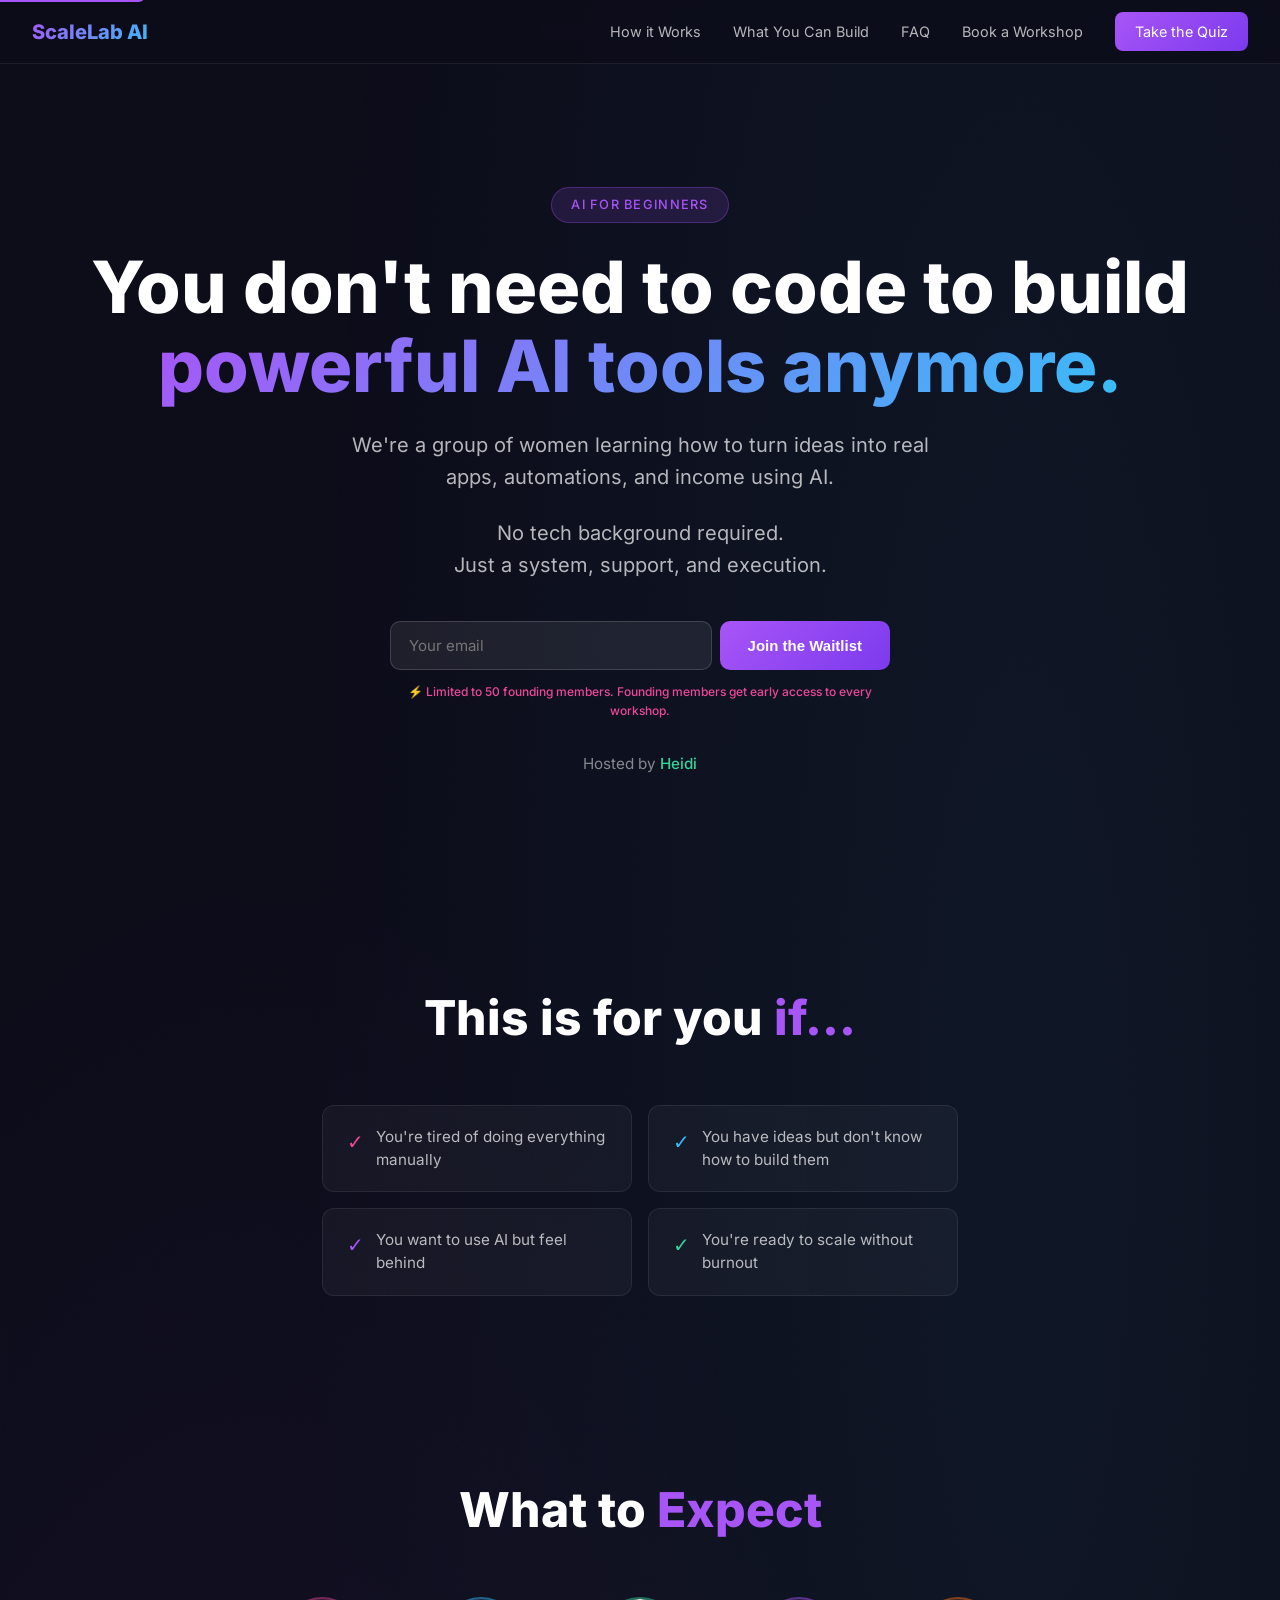
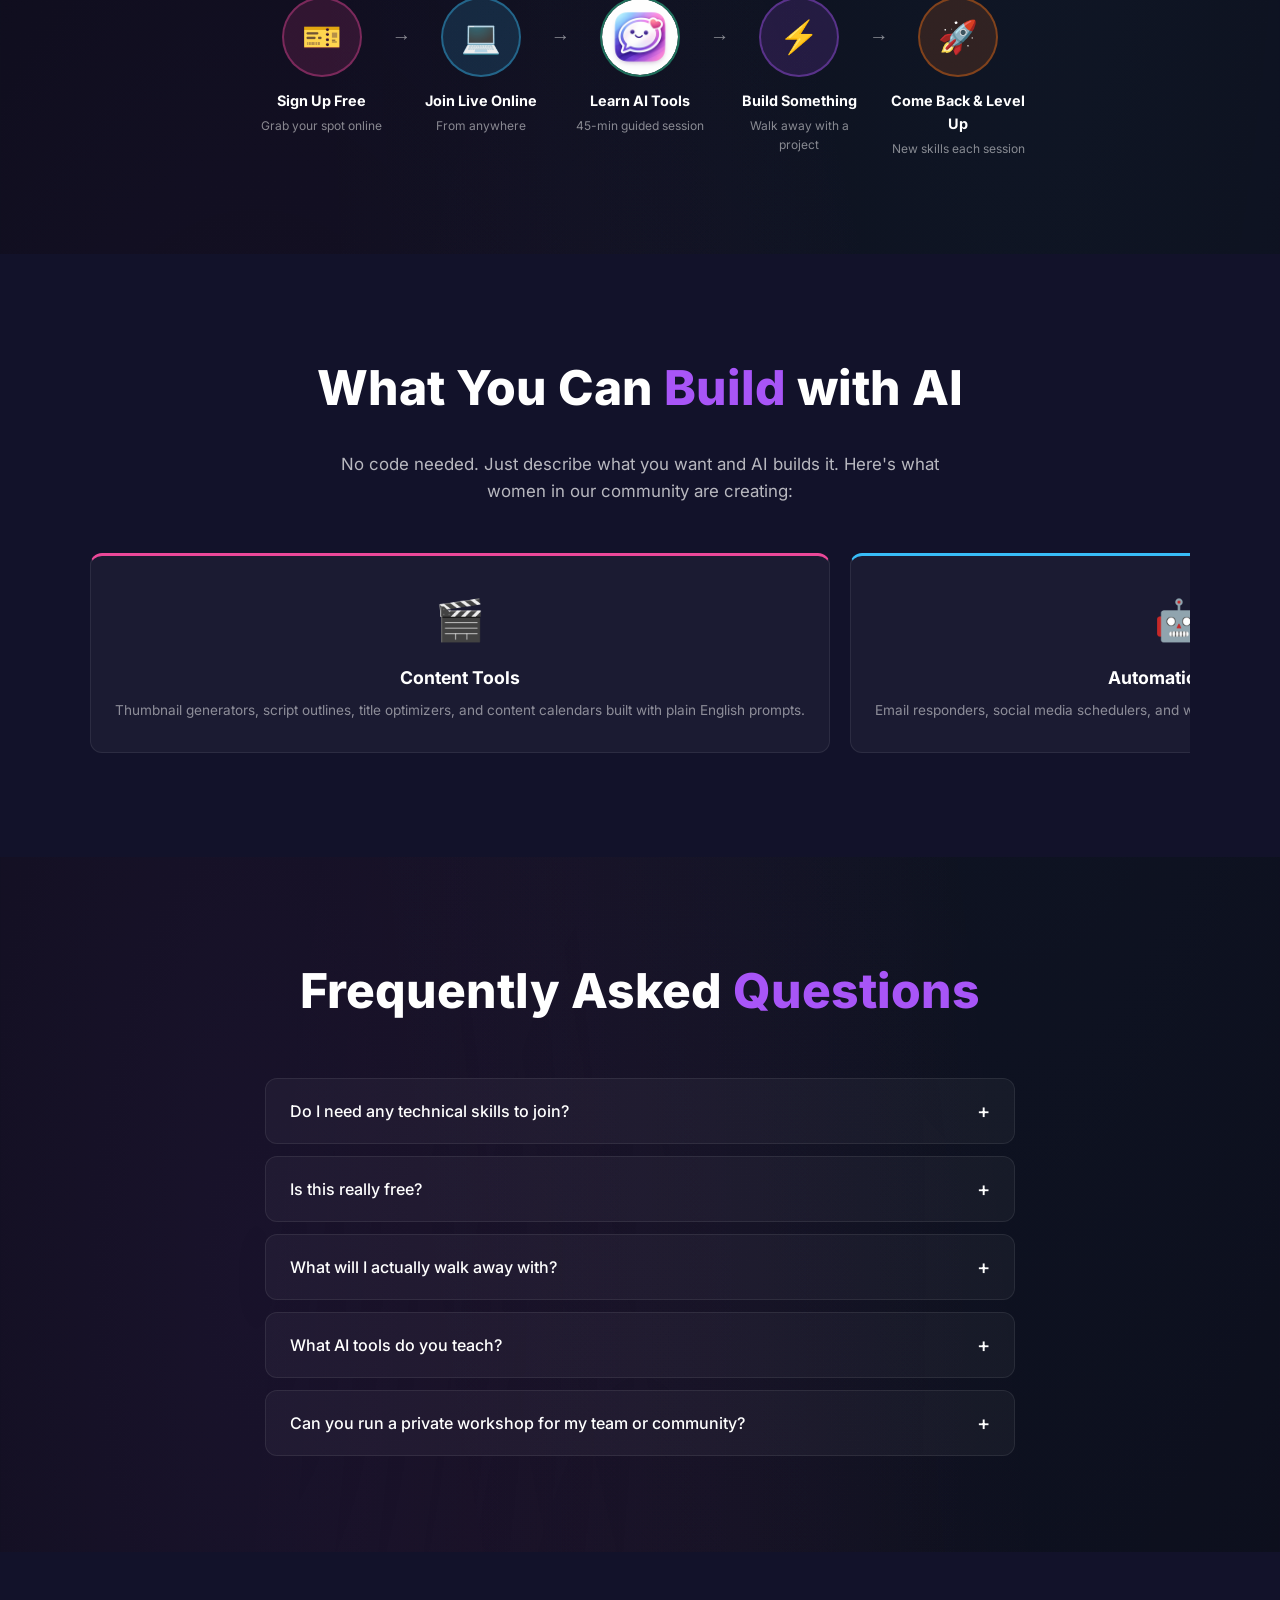
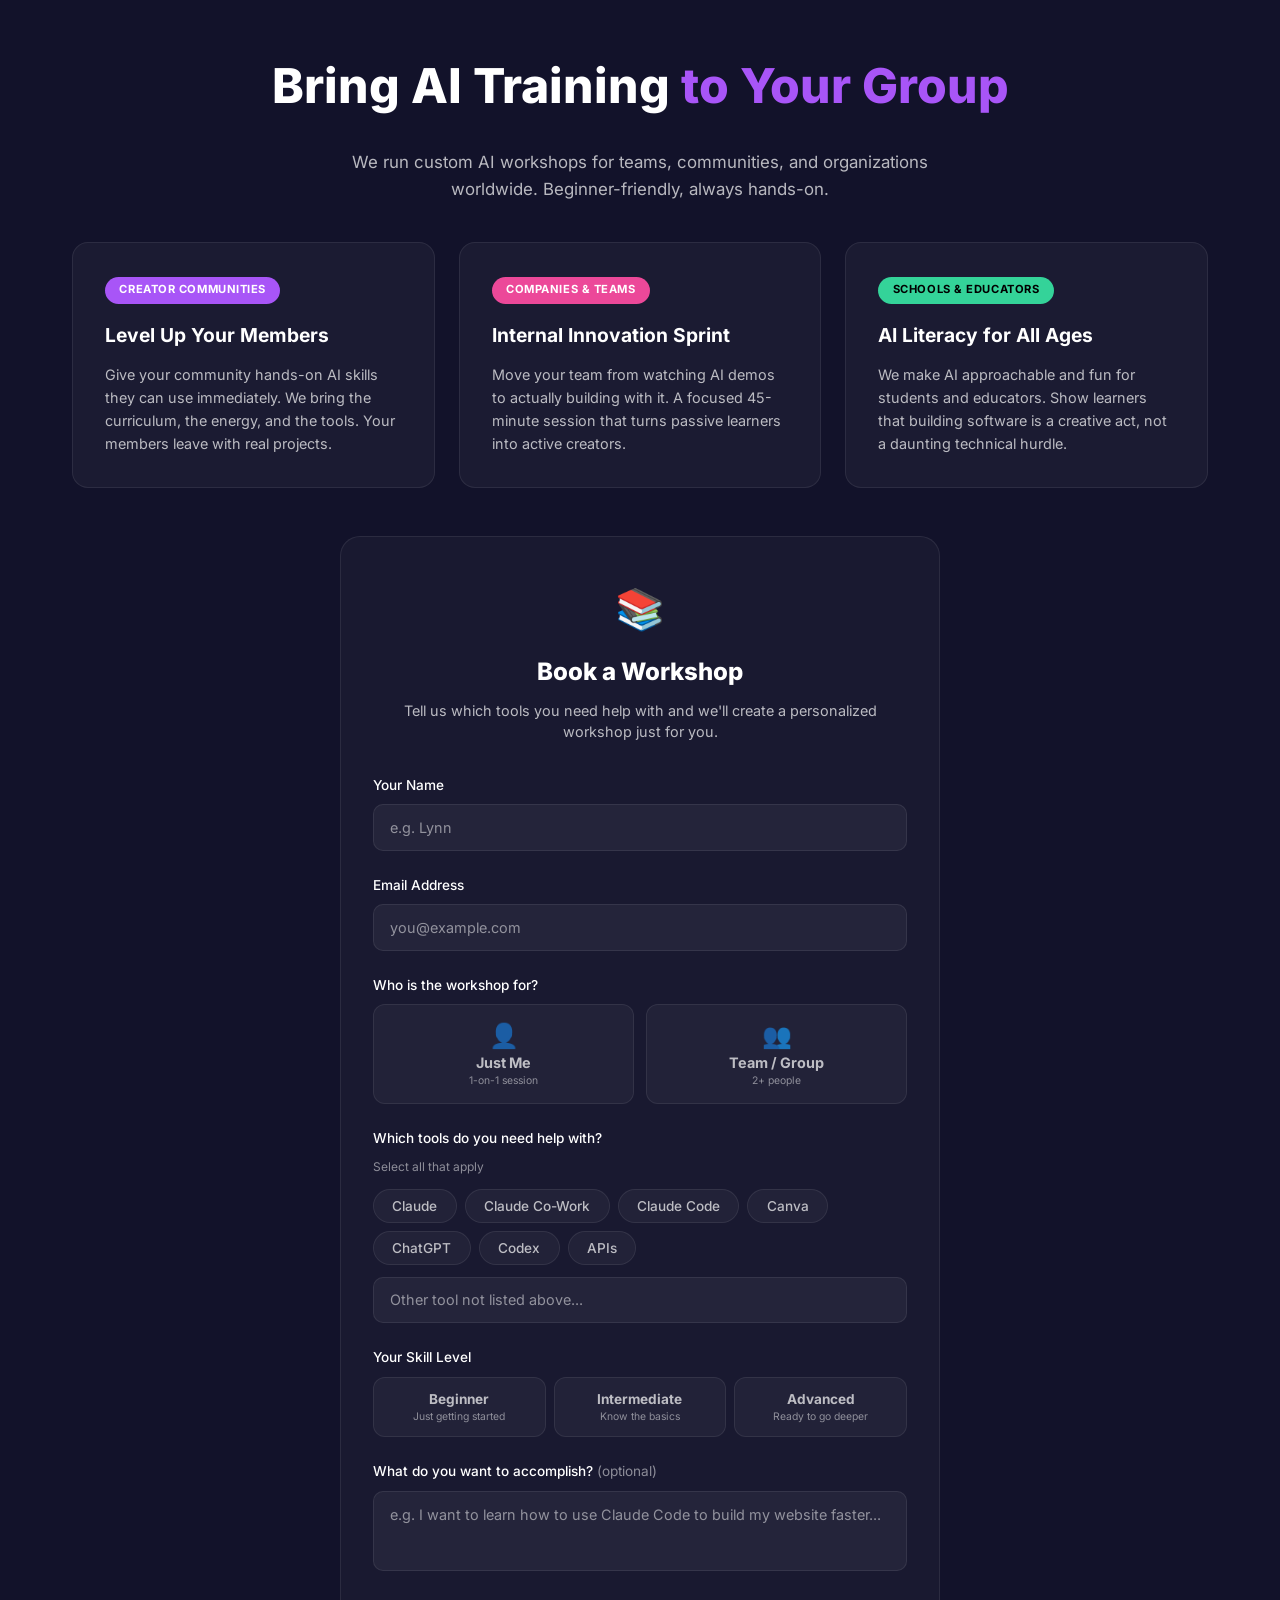
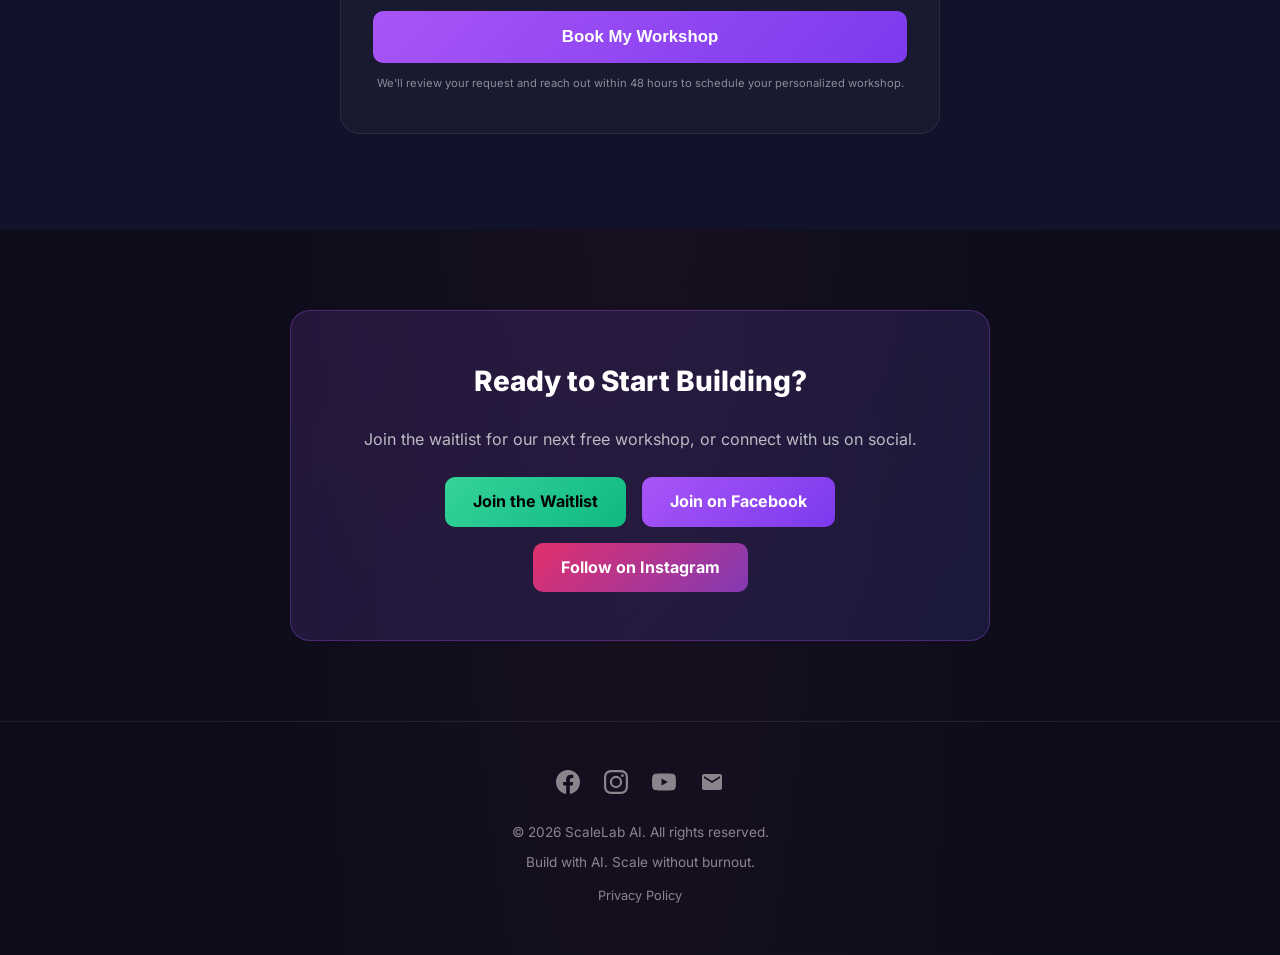
<file: index.html>
<!DOCTYPE html>
<html lang="en">
<head>
  <meta charset="UTF-8">
  <meta name="viewport" content="width=device-width, initial-scale=1.0">
  <title>ScaleLab AI | Build Powerful AI Tools Without Code</title>
  <meta name="description" content="ScaleLab AI: Women learning to build apps, automations, and income with AI. No code, no tech background. Free 45-minute workshops.">
  <meta name="author" content="ScaleLab AI">
  <meta name="theme-color" content="#0d0d1a">
  <link rel="canonical" href="https://elevateonlinesuccess.com/">
  <link rel="icon" href="data:image/svg+xml,<svg xmlns='http://www.w3.org/2000/svg' viewBox='0 0 100 100'><text y='.9em' font-size='90'>&#9889;</text></svg>">
  <link rel="apple-touch-icon" href="data:image/svg+xml,<svg xmlns='http://www.w3.org/2000/svg' viewBox='0 0 100 100'><text y='.9em' font-size='90'>&#9889;</text></svg>">

  <!-- Open Graph -->
  <meta property="og:title" content="ScaleLab AI | Build Powerful AI Tools Without Code">
  <meta property="og:description" content="Women learning to turn ideas into real apps, automations, and income using AI. No code required. Free 45-minute workshops.">
  <meta property="og:url" content="https://elevateonlinesuccess.com">
  <meta property="og:type" content="website">
  <meta property="og:locale" content="en_US">
  <meta property="og:site_name" content="ScaleLab AI">
  <meta property="og:image" content="https://elevateonlinesuccess.com/images/og-image.png">
  <meta property="og:image:width" content="1200">
  <meta property="og:image:height" content="630">
  <meta property="og:image:alt" content="ScaleLab AI: Build powerful AI tools without code">

  <!-- Twitter Card -->
  <meta name="twitter:card" content="summary_large_image">
  <meta name="twitter:title" content="ScaleLab AI | Build Powerful AI Tools Without Code">
  <meta name="twitter:description" content="Women learning to turn ideas into real apps, automations, and income using AI. No code required.">
  <meta name="twitter:image" content="https://elevateonlinesuccess.com/images/og-image.png">

  <!-- JSON-LD Structured Data -->
  <script type="application/ld+json">
  {
    "@context": "https://schema.org",
    "@type": "Organization",
    "name": "ScaleLab AI",
    "url": "https://elevateonlinesuccess.com",
    "description": "Women learning to build powerful AI tools, apps, and automations without code.",
    "sameAs": [
      "https://www.youtube.com/@AutomateHerGrowth",
      "https://www.facebook.com/itslynnheidi",
      "https://www.instagram.com/lynnheidi425/"
    ]
  }
  </script>

  <!-- FAQ Structured Data (enables Google rich results) -->
  <script type="application/ld+json">
  {
    "@context": "https://schema.org",
    "@type": "FAQPage",
    "mainEntity": [
      {
        "@type": "Question",
        "name": "Do I need any technical skills to join?",
        "acceptedAnswer": {
          "@type": "Answer",
          "text": "Not at all. These workshops are designed for complete beginners. If you can type a sentence, you can build with AI. We walk you through every step and the tools respond to plain English."
        }
      },
      {
        "@type": "Question",
        "name": "Is this really free?",
        "acceptedAnswer": {
          "@type": "Answer",
          "text": "Yes. Our workshops are kept free for attendees through community sponsors. No credit card, no upsell during the session. Just show up and build."
        }
      },
      {
        "@type": "Question",
        "name": "What will I actually walk away with?",
        "acceptedAnswer": {
          "@type": "Answer",
          "text": "A working project or prototype. Past attendees have built landing pages, content tools, automation bots, and custom dashboards. Each 45-minute session builds on the last, so you keep leveling up."
        }
      },
      {
        "@type": "Question",
        "name": "What AI tools do you teach?",
        "acceptedAnswer": {
          "@type": "Answer",
          "text": "We teach tools like Claude, Claude-Cowork, and Canva. Each session focuses on hands-on building with these AI tools so you leave with something real, not just theory."
        }
      },
      {
        "@type": "Question",
        "name": "Can you run a private workshop for my team or community?",
        "acceptedAnswer": {
          "@type": "Answer",
          "text": "Yes. We offer custom workshops for teams, creator communities, schools, and businesses. Reach out to discuss what works for your group."
        }
      }
    ]
  }
  </script>

  <!-- Analytics (Plausible) -->
  <script defer data-domain="elevateonlinesuccess.com" src="https://plausible.io/js/script.js"></script>

  <link rel="preload" href="fonts/inter-400.woff2" as="font" type="font/woff2" crossorigin>
  <link rel="preload" href="fonts/inter-700.woff2" as="font" type="font/woff2" crossorigin>
  <link rel="stylesheet" href="styles.css?v=6">
</head>
<body>

  <a href="#register" class="skip-link">Skip to content</a>

  <!-- NAV -->
  <nav aria-label="Main navigation">
    <a href="#" class="nav-logo">ScaleLab AI</a>
    <div class="nav-links" id="navLinks">
      <a href="#how-it-works">How it Works</a>
      <a href="#what-you-build">What You Can Build</a>
      <a href="#faq">FAQ</a>
      <a href="#workshop-form">Book a Workshop</a>
      <a href="#" class="nav-cta" onclick="openQuiz(); return false;">Take the Quiz</a>
    </div>
    <button class="mobile-toggle" onclick="document.getElementById('navLinks').classList.toggle('open')" aria-label="Toggle menu">&#9776;</button>
  </nav>

  <main>
  <!-- HERO -->
  <section class="hero" id="register">
    <div>
      <div class="hero-badge">AI for Beginners</div>
      <h1>
        You don't need to code to build<br>
        <span class="gradient-text">powerful AI tools anymore.</span>
      </h1>
      <p class="hero-sub">We're a group of women learning how to turn ideas into real apps, automations, and income using AI.</p>
      <p class="hero-sub" style="margin-top: -1.5rem; margin-bottom: 2.5rem;">No tech background required.<br>Just a system, support, and execution.</p>

      <div style="max-width: 500px; margin: 0 auto 2rem;">
        <form id="signupForm" style="margin: 0;" onsubmit="return handleSignup(event)">
          <div style="display: flex; gap: 0.5rem; flex-wrap: wrap; justify-content: center;">
            <input id="signupEmail" aria-label="email" aria-required="true" type="email" placeholder="Your email" autocomplete="email" required
              style="flex: 1; min-width: 220px; padding: 14px 18px; border-radius: 10px; border: 1px solid rgba(255,255,255,0.15); background: rgba(255,255,255,0.08); color: #fff; font-family: Inter, sans-serif; font-size: 15px; outline: none;">
            <button id="signupBtn" type="submit" class="btn-primary" style="padding: 14px 28px; font-size: 15px;">Join the Waitlist</button>
          </div>
          <p style="font-size: 12px; color: var(--accent-pink); font-weight: 600; margin-top: 0.75rem;">&#9889; Limited to 50 founding members. Founding members get early access to every workshop.</p>
        </form>
        <div id="signupSuccess" style="display: none; text-align: center; padding: 1.5rem 0;">
          <span style="font-size: 2.5rem;">&#9889;</span>
          <h3 style="color: #fff; font-size: 1.1rem; font-weight: 800; margin-top: 0.75rem;">You're in!</h3>
          <p style="color: rgba(255,255,255,0.6); font-size: 0.85rem; margin-top: 0.4rem;">Check your email for next steps.</p>
        </div>
      </div>

      <p class="hero-credit">Hosted by <a href="https://www.youtube.com/@AutomateHerGrowth" target="_blank" rel="noopener noreferrer">Heidi</a></p>
    </div>
  </section>

  <!-- WHO IS THIS FOR -->
  <section aria-labelledby="who-heading" style="padding: 5rem 0;">
    <div class="container" style="max-width: 700px; text-align: center;">
      <h2 id="who-heading" class="section-title">This is for you <span class="highlight">if...</span></h2>
      <div class="who-grid" style="display: grid; grid-template-columns: 1fr 1fr; gap: 1rem; text-align: left; margin-top: 2rem;">
        <div style="background: var(--bg-card); border: 1px solid var(--border-subtle); border-radius: 12px; padding: 1.25rem 1.5rem; display: flex; align-items: flex-start; gap: 0.75rem;">
          <span style="color: var(--accent-pink); font-size: 1.25rem; flex-shrink: 0;">&#10003;</span>
          <p style="color: var(--text-secondary); font-size: 0.95rem; line-height: 1.5;">You're tired of doing everything manually</p>
        </div>
        <div style="background: var(--bg-card); border: 1px solid var(--border-subtle); border-radius: 12px; padding: 1.25rem 1.5rem; display: flex; align-items: flex-start; gap: 0.75rem;">
          <span style="color: var(--accent-blue); font-size: 1.25rem; flex-shrink: 0;">&#10003;</span>
          <p style="color: var(--text-secondary); font-size: 0.95rem; line-height: 1.5;">You have ideas but don't know how to build them</p>
        </div>
        <div style="background: var(--bg-card); border: 1px solid var(--border-subtle); border-radius: 12px; padding: 1.25rem 1.5rem; display: flex; align-items: flex-start; gap: 0.75rem;">
          <span style="color: var(--accent-purple); font-size: 1.25rem; flex-shrink: 0;">&#10003;</span>
          <p style="color: var(--text-secondary); font-size: 0.95rem; line-height: 1.5;">You want to use AI but feel behind</p>
        </div>
        <div style="background: var(--bg-card); border: 1px solid var(--border-subtle); border-radius: 12px; padding: 1.25rem 1.5rem; display: flex; align-items: flex-start; gap: 0.75rem;">
          <span style="color: var(--accent-green); font-size: 1.25rem; flex-shrink: 0;">&#10003;</span>
          <p style="color: var(--text-secondary); font-size: 0.95rem; line-height: 1.5;">You're ready to scale without burnout</p>
        </div>
      </div>
    </div>
  </section>

  <!-- HOW IT WORKS -->
  <section class="how-it-works" id="how-it-works">
    <div class="container">
      <h2 class="section-title">What to <span class="highlight">Expect</span></h2>
      <div class="steps">
        <div class="step">
          <div class="step-icon pink" aria-hidden="true">&#127915;</div>
          <h4>Sign Up Free</h4>
          <p>Grab your spot online</p>
        </div>
        <div class="step-arrow">&rarr;</div>
        <div class="step">
          <div class="step-icon blue" aria-hidden="true">&#128187;</div>
          <h4>Join Live Online</h4>
          <p>From anywhere</p>
        </div>
        <div class="step-arrow">&rarr;</div>
        <div class="step">
          <div class="step-icon green" aria-hidden="true" style="padding: 0; overflow: hidden;">
            <img src="images/bot.png" alt="AI chatbot assistant helping you learn AI tools" loading="lazy" width="160" height="160" style="width: 100%; height: 100%; object-fit: cover; border-radius: 50%;">
          </div>
          <h4>Learn AI Tools</h4>
          <p>45-min guided session</p>
        </div>
        <div class="step-arrow">&rarr;</div>
        <div class="step">
          <div class="step-icon purple" aria-hidden="true">&#9889;</div>
          <h4>Build Something</h4>
          <p>Walk away with a project</p>
        </div>
        <div class="step-arrow">&rarr;</div>
        <div class="step">
          <div class="step-icon orange" aria-hidden="true">&#128640;</div>
          <h4>Come Back & Level Up</h4>
          <p>New skills each session</p>
        </div>
      </div>
    </div>
  </section>

  <!-- WHAT YOU CAN BUILD -->
  <section class="what-you-build" id="what-you-build">
    <div class="container">
      <h2 class="section-title">What You Can <span class="highlight">Build</span> with AI</h2>
      <p class="section-desc">No code needed. Just describe what you want and AI builds it. Here's what women in our community are creating:</p>

      <div class="carousel-wrapper">
        <div class="carousel-track" id="carouselTrack">
          <div class="carousel-card">
            <div class="card-emoji" aria-hidden="true">&#127916;</div>
            <h3>Content Tools</h3>
            <p>Thumbnail generators, script outlines, title optimizers, and content calendars built with plain English prompts.</p>
          </div>
          <div class="carousel-card">
            <div class="card-emoji" aria-hidden="true">&#129302;</div>
            <h3>Automation Bots</h3>
            <p>Email responders, social media schedulers, and workflow automations that run while you sleep.</p>
          </div>
          <div class="carousel-card">
            <div class="card-emoji" aria-hidden="true">&#127912;</div>
            <h3>Visual & Creative</h3>
            <p>Custom graphics, brand assets, interactive visuals, and AI-generated art for your content.</p>
          </div>
          <div class="carousel-card">
            <div class="card-emoji" aria-hidden="true">&#128202;</div>
            <h3>Business Dashboards</h3>
            <p>Analytics trackers, revenue calculators, and KPI dashboards tailored to your creator business.</p>
          </div>
          <div class="carousel-card">
            <div class="card-emoji" aria-hidden="true">&#128172;</div>
            <h3>AI Chatbots</h3>
            <p>Custom support bots for your community, FAQ responders, and personalized AI assistants.</p>
          </div>
          <div class="carousel-card">
            <div class="card-emoji" aria-hidden="true">&#127760;</div>
            <h3>Landing Pages</h3>
            <p>Full websites, lead capture pages, and portfolio sites created from a simple description. No coding.</p>
          </div>
          <div class="carousel-card">
            <div class="card-emoji" aria-hidden="true">&#128161;</div>
            <h3>Your Next Idea</h3>
            <p>The only limit is what you can describe. You're one session away from a working prototype.</p>
          </div>
        </div>
      </div>
    </div>
  </section>

  <!-- FAQ -->
  <section class="faq" id="faq">
    <div class="container">
      <h2 class="section-title">Frequently Asked <span class="highlight">Questions</span></h2>
      <div class="faq-list">
        <div class="faq-item">
          <button class="faq-question" aria-expanded="false" onclick="toggleFaq(this)">
            Do I need any technical skills to join?
            <span class="faq-icon">+</span>
          </button>
          <div class="faq-answer">
            <div class="faq-answer-inner">Not at all. These workshops are designed for complete beginners. If you can type a sentence, you can build with AI. We walk you through every step and the tools respond to plain English.</div>
          </div>
        </div>
        <div class="faq-item">
          <button class="faq-question" aria-expanded="false" onclick="toggleFaq(this)">
            Is this really free?
            <span class="faq-icon">+</span>
          </button>
          <div class="faq-answer">
            <div class="faq-answer-inner">Yes. Our workshops are kept free for attendees through community sponsors. No credit card, no upsell during the session. Just show up and build.</div>
          </div>
        </div>
        <div class="faq-item">
          <button class="faq-question" aria-expanded="false" onclick="toggleFaq(this)">
            What will I actually walk away with?
            <span class="faq-icon">+</span>
          </button>
          <div class="faq-answer">
            <div class="faq-answer-inner">A working project or prototype. Past attendees have built landing pages, content tools, automation bots, and custom dashboards. Each 45-minute session builds on the last, so you keep leveling up.</div>
          </div>
        </div>
        <div class="faq-item">
          <button class="faq-question" aria-expanded="false" onclick="toggleFaq(this)">
            What AI tools do you teach?
            <span class="faq-icon">+</span>
          </button>
          <div class="faq-answer">
            <div class="faq-answer-inner">We teach tools like Claude, Claude-Cowork, and Canva. Each session focuses on hands-on building with these AI tools so you leave with something real, not just theory.</div>
          </div>
        </div>
        <div class="faq-item">
          <button class="faq-question" aria-expanded="false" onclick="toggleFaq(this)">
            Can you run a private workshop for my team or community?
            <span class="faq-icon">+</span>
          </button>
          <div class="faq-answer">
            <div class="faq-answer-inner">Yes. We offer custom workshops for teams, creator communities, schools, and businesses. Reach out below to discuss what works for your group.</div>
          </div>
        </div>
      </div>
    </div>
  </section>

  <!-- HOST A WORKSHOP -->
  <section class="host-workshop" id="host">
    <div class="container">
      <h2 class="section-title">Bring AI Training <span class="highlight">to Your Group</span></h2>
      <p class="section-desc">We run custom AI workshops for teams, communities, and organizations worldwide. Beginner-friendly, always hands-on.</p>

      <div class="host-grid">
        <div class="host-card">
          <span class="tag">Creator Communities</span>
          <h3>Level Up Your Members</h3>
          <p>Give your community hands-on AI skills they can use immediately. We bring the curriculum, the energy, and the tools. Your members leave with real projects.</p>
        </div>
        <div class="host-card">
          <span class="tag">Companies & Teams</span>
          <h3>Internal Innovation Sprint</h3>
          <p>Move your team from watching AI demos to actually building with it. A focused 45-minute session that turns passive learners into active creators.</p>
        </div>
        <div class="host-card">
          <span class="tag">Schools & Educators</span>
          <h3>AI Literacy for All Ages</h3>
          <p>We make AI approachable and fun for students and educators. Show learners that building software is a creative act, not a daunting technical hurdle.</p>
        </div>
      </div>

      <!-- BOOK A WORKSHOP FORM -->
      <div class="workshop-form-wrapper" id="workshop-form">
        <div class="workshop-form-header">
          <div class="workshop-form-icon">&#128218;</div>
          <h3>Book a Workshop</h3>
          <p>Tell us which tools you need help with and we'll create a personalized workshop just for you.</p>
        </div>

        <form id="workshopForm" onsubmit="return handleWorkshopSubmit(event)">
          <!-- Name -->
          <div class="form-group">
            <label for="wsName">Your Name</label>
            <input type="text" id="wsName" placeholder="e.g. Lynn" required>
          </div>

          <!-- Email -->
          <div class="form-group">
            <label for="wsEmail">Email Address</label>
            <input type="email" id="wsEmail" placeholder="you@example.com" autocomplete="email" required>
          </div>

          <!-- Workshop Type -->
          <div class="form-group">
            <label>Who is the workshop for?</label>
            <div class="workshop-type-btns" id="workshopType" role="group" aria-label="Workshop type">
              <button type="button" class="type-btn" data-type="individual" onclick="selectType(this)">
                <span class="type-icon">&#128100;</span>
                <span class="type-label">Just Me</span>
                <span class="type-desc">1-on-1 session</span>
              </button>
              <button type="button" class="type-btn" data-type="team" onclick="selectType(this)">
                <span class="type-icon">&#128101;</span>
                <span class="type-label">Team / Group</span>
                <span class="type-desc">2+ people</span>
              </button>
            </div>
            <p class="form-error" id="typeError" style="display:none;">Please select who the workshop is for</p>
          </div>

          <!-- Tool Selection -->
          <div class="form-group">
            <label>Which tools do you need help with?</label>
            <p class="form-hint">Select all that apply</p>
            <div class="tool-pills" id="toolPills">
              <button type="button" class="tool-pill" data-tool="Claude" onclick="togglePill(this)">Claude</button>
              <button type="button" class="tool-pill" data-tool="Claude Co-Work" onclick="togglePill(this)">Claude Co-Work</button>
              <button type="button" class="tool-pill" data-tool="Claude Code" onclick="togglePill(this)">Claude Code</button>
              <button type="button" class="tool-pill" data-tool="Canva" onclick="togglePill(this)">Canva</button>
              <button type="button" class="tool-pill" data-tool="ChatGPT" onclick="togglePill(this)">ChatGPT</button>
              <button type="button" class="tool-pill" data-tool="Codex" onclick="togglePill(this)">Codex</button>
              <button type="button" class="tool-pill" data-tool="APIs" onclick="togglePill(this)">APIs</button>
            </div>
            <input type="text" id="wsOtherTool" placeholder="Other tool not listed above...">
            <p class="form-error" id="toolError" style="display:none;">Please select at least one tool or type your own</p>
          </div>

          <!-- Skill Level -->
          <div class="form-group">
            <label>Your Skill Level</label>
            <div class="skill-levels" id="skillLevels">
              <button type="button" class="skill-btn" data-level="beginner" onclick="selectSkill(this)">
                <span class="skill-label">Beginner</span>
                <span class="skill-desc">Just getting started</span>
              </button>
              <button type="button" class="skill-btn" data-level="intermediate" onclick="selectSkill(this)">
                <span class="skill-label">Intermediate</span>
                <span class="skill-desc">Know the basics</span>
              </button>
              <button type="button" class="skill-btn" data-level="advanced" onclick="selectSkill(this)">
                <span class="skill-label">Advanced</span>
                <span class="skill-desc">Ready to go deeper</span>
              </button>
            </div>
            <p class="form-error" id="skillError" style="display:none;">Please select your skill level</p>
          </div>

          <!-- Goal -->
          <div class="form-group">
            <label for="wsGoal">What do you want to accomplish? <span class="label-optional">(optional)</span></label>
            <textarea id="wsGoal" rows="3" placeholder="e.g. I want to learn how to use Claude Code to build my website faster..."></textarea>
          </div>

          <!-- Submit -->
          <button type="submit" id="wsSubmitBtn" class="btn-primary workshop-submit">Book My Workshop</button>
          <p class="form-footer">We'll review your request and reach out within 48 hours to schedule your personalized workshop.</p>
        </form>

        <!-- Success state -->
        <div id="workshopSuccess" style="display:none; text-align:center; padding:3rem 1rem;">
          <div style="width:64px; height:64px; border-radius:50%; background:rgba(168,85,247,0.15); display:flex; align-items:center; justify-content:center; margin:0 auto 1.25rem; font-size:1.75rem;">&#10003;</div>
          <h3 style="font-size:1.5rem; font-weight:800; margin-bottom:0.5rem;">We will contact you soon!</h3>
          <p style="color:var(--text-secondary); max-width:320px; margin:0 auto;">Your workshop request has been received. Keep an eye on your inbox.</p>
        </div>
      </div>
    </div>
  </section>

  <!-- STAY CONNECTED -->
  <section class="stay-connected" id="stay-connected">
    <div class="container">
      <div class="connected-box">
        <h2>Ready to Start Building?</h2>
        <p style="color: var(--text-secondary); margin-bottom: 1.5rem; font-size: 1rem;">Join the waitlist for our next free workshop, or connect with us on social.</p>
        <div class="connected-btns">
          <a href="#register" class="btn-email">Join the Waitlist</a>
          <a href="https://www.facebook.com/itslynnheidi/" target="_blank" rel="noopener noreferrer" class="btn-discord">Join on Facebook</a>
          <a href="https://www.instagram.com/lynnheidi425/" target="_blank" rel="noopener noreferrer" class="btn-instagram">Follow on Instagram</a>
        </div>
      </div>
    </div>
  </section>

  </main>

  <!-- FOOTER -->
  <footer>
    <div style="display: flex; justify-content: center; gap: 1.5rem; margin-bottom: 1.25rem;">
      <a href="https://www.facebook.com/itslynnheidi/" target="_blank" rel="noopener noreferrer" aria-label="Facebook" style="color: var(--text-muted); transition: color 0.2s;">
        <svg width="24" height="24" viewBox="0 0 24 24" fill="currentColor"><path d="M24 12.073c0-6.627-5.373-12-12-12s-12 5.373-12 12c0 5.99 4.388 10.954 10.125 11.854v-8.385H7.078v-3.47h3.047V9.43c0-3.007 1.792-4.669 4.533-4.669 1.312 0 2.686.235 2.686.235v2.953H15.83c-1.491 0-1.956.925-1.956 1.874v2.25h3.328l-.532 3.47h-2.796v8.385C19.612 23.027 24 18.062 24 12.073z"/></svg>
      </a>
      <a href="https://www.instagram.com/lynnheidi425/" target="_blank" rel="noopener noreferrer" aria-label="Instagram" style="color: var(--text-muted); transition: color 0.2s;">
        <svg width="24" height="24" viewBox="0 0 24 24" fill="currentColor"><path d="M12 2.163c3.204 0 3.584.012 4.85.07 3.252.148 4.771 1.691 4.919 4.919.058 1.265.069 1.645.069 4.849 0 3.205-.012 3.584-.069 4.849-.149 3.225-1.664 4.771-4.919 4.919-1.266.058-1.644.07-4.85.07-3.204 0-3.584-.012-4.849-.07-3.26-.149-4.771-1.699-4.919-4.92-.058-1.265-.07-1.644-.07-4.849 0-3.204.013-3.583.07-4.849.149-3.227 1.664-4.771 4.919-4.919 1.266-.057 1.645-.069 4.849-.069zM12 0C8.741 0 8.333.014 7.053.072 2.695.272.273 2.69.073 7.052.014 8.333 0 8.741 0 12c0 3.259.014 3.668.072 4.948.2 4.358 2.618 6.78 6.98 6.98C8.333 23.986 8.741 24 12 24c3.259 0 3.668-.014 4.948-.072 4.354-.2 6.782-2.618 6.979-6.98.059-1.28.073-1.689.073-4.948 0-3.259-.014-3.667-.072-4.947-.196-4.354-2.617-6.78-6.979-6.98C15.668.014 15.259 0 12 0zm0 5.838a6.162 6.162 0 100 12.324 6.162 6.162 0 000-12.324zM12 16a4 4 0 110-8 4 4 0 010 8zm6.406-11.845a1.44 1.44 0 100 2.881 1.44 1.44 0 000-2.881z"/></svg>
      </a>
      <a href="https://www.youtube.com/@AutomateHerGrowth" target="_blank" rel="noopener noreferrer" aria-label="YouTube" style="color: var(--text-muted); transition: color 0.2s;">
        <svg width="24" height="24" viewBox="0 0 24 24" fill="currentColor"><path d="M23.498 6.186a3.016 3.016 0 00-2.122-2.136C19.505 3.545 12 3.545 12 3.545s-7.505 0-9.377.505A3.017 3.017 0 00.502 6.186C0 8.07 0 12 0 12s0 3.93.502 5.814a3.016 3.016 0 002.122 2.136c1.871.505 9.376.505 9.376.505s7.505 0 9.377-.505a3.015 3.015 0 002.122-2.136C24 15.93 24 12 24 12s0-3.93-.502-5.814zM9.545 15.568V8.432L15.818 12l-6.273 3.568z"/></svg>
      </a>
      <a href="mailto:support@lynnheidi.com" aria-label="Email" style="color: var(--text-muted); transition: color 0.2s;">
        <svg width="24" height="24" viewBox="0 0 24 24" fill="currentColor"><path d="M20 4H4c-1.1 0-2 .9-2 2v12c0 1.1.9 2 2 2h16c1.1 0 2-.9 2-2V6c0-1.1-.9-2-2-2zm0 4l-8 5-8-5V6l8 5 8-5v2z"/></svg>
      </a>
    </div>
    <p>&copy; 2026 ScaleLab AI. All rights reserved.</p>
    <p style="margin-top: 0.5rem;">Build with AI. Scale without burnout.</p>
    <p style="margin-top: 0.75rem;"><a href="/privacy.html" style="color: var(--text-muted); font-size: 0.8rem; text-decoration: none;">Privacy Policy</a></p>
  </footer>

  <!-- QUIZ MODAL -->
  <div id="quizModal" role="dialog" aria-modal="true" aria-label="AI Builder Quiz" style="display:none; position:fixed; inset:0; z-index:9999; background:rgba(0,0,0,0.9); backdrop-filter:blur(20px); padding:1.5rem; overflow-y:auto;" onclick="if(event.target===this)closeQuiz()">
    <div style="background:#1e1e40; border:2px solid #a855f7; border-radius:20px; padding:2.5rem 2rem; max-width:520px; width:100%; margin:80px auto; position:relative; box-shadow:0 0 80px rgba(168,85,247,0.3);">
      <button onclick="closeQuiz()" aria-label="Close quiz" style="position:absolute; top:1rem; right:1rem; background:none; border:none; color:#fff; font-size:2rem; cursor:pointer;">&times;</button>

      <!-- Questions -->
      <div id="quizQuestions">
        <div style="text-align:center; color:rgba(255,255,255,0.5); font-size:0.8rem; font-weight:600; margin-bottom:1.5rem;"><span id="quizStep">1</span> of 3</div>
        <div id="quizQ" style="text-align:center; font-size:1.2rem; font-weight:700; color:#fff; margin-bottom:1.5rem; line-height:1.4;"></div>
        <div id="quizOptions" style="display:flex; flex-direction:column; gap:0.75rem;"></div>
      </div>

      <!-- Result -->
      <div id="quizResult" style="display:none; text-align:center;">
        <div id="quizResultEmoji" style="font-size:3rem; margin-bottom:1rem;"></div>
        <h3 id="quizResultTitle" style="font-size:1.4rem; font-weight:800; margin-bottom:0.75rem;"></h3>
        <p id="quizResultMsg" style="color:rgba(255,255,255,0.7); font-size:0.95rem; line-height:1.6; max-width:400px; margin:0 auto;"></p>
        <a href="#register" onclick="closeQuiz()" style="display:inline-block; margin-top:1.5rem; background:linear-gradient(135deg,#a855f7,#7c3aed); color:#fff; padding:0.85rem 2.5rem; border-radius:10px; font-weight:700; text-decoration:none;">Join the Waitlist</a>
        <button onclick="resetQuiz()" style="display:block; margin:1rem auto 0; background:none; border:none; color:rgba(255,255,255,0.5); font-size:0.85rem; cursor:pointer; text-decoration:underline;">Retake Quiz</button>
      </div>
    </div>
  </div>

  <script src="script.js?v=5"></script>
  <script>
    // Quiz inline backup in case script.js has loading issues
    if (typeof openQuiz === 'undefined') {
      var quizData = [
        { q: "What's your biggest challenge right now?", options: [
          { text: "I spend all day on repetitive tasks and never get to the big stuff", type: "A" },
          { text: "I have a million ideas but none of them are built yet", type: "B" },
          { text: "I've got things running but I know AI could take it further", type: "C" }
        ]},
        { q: "When you hear \"AI tools,\" what's your first reaction?", options: [
          { text: "Sounds great but I barely have time to learn something new", type: "A" },
          { text: "I'm excited but I don't know where to start", type: "B" },
          { text: "I've tried a few but want to go deeper", type: "C" }
        ]},
        { q: "What would make the biggest difference for you this month?", options: [
          { text: "Getting 5 hours back in my week", type: "A" },
          { text: "Turning one of my ideas into something real", type: "B" },
          { text: "Automating or scaling what's already working", type: "C" }
        ]}
      ];
      var quizResults = {
        A: { emoji: "&#128165;", title: "The Overwhelmed Operator", msg: "You're doing too much by hand. Your first win with AI is automating the tasks that drain your energy. In our workshops, you'll build your first automation in 45 minutes.", color: "pink" },
        B: { emoji: "&#128161;", title: "The Idea Machine", msg: "You don't lack creativity. You lack a build system. In our workshops, you'll go from idea to working prototype in a single session. No code, no overwhelm.", color: "blue" },
        C: { emoji: "&#128640;", title: "The System Scaler", msg: "You've got the foundation. Now it's time to plug in AI and multiply your output. Our workshops will show you how to layer AI into what you've already built.", color: "green" }
      };
      var quizAnswers = [], quizStep = 0;
      function openQuiz() {
        quizAnswers = []; quizStep = 0;
        document.getElementById('quizModal').style.display = 'flex';
        document.getElementById('quizQuestions').style.display = 'block';
        document.getElementById('quizResult').style.display = 'none';
        document.body.style.overflow = 'hidden';
        renderQuestion();
      }
      function closeQuiz() {
        document.getElementById('quizModal').style.display = 'none';
        document.body.style.overflow = '';
      }
      function renderQuestion() {
        var data = quizData[quizStep];
        document.getElementById('quizStep').textContent = quizStep + 1;
        document.getElementById('quizQ').textContent = data.q;
        var el = document.getElementById('quizOptions');
        el.innerHTML = '';
        data.options.forEach(function(opt) {
          var btn = document.createElement('button');
          btn.className = 'quiz-option';
          btn.textContent = opt.text;
          btn.onclick = function() { selectAnswer(opt.type); };
          el.appendChild(btn);
        });
      }
      function selectAnswer(type) {
        quizAnswers.push(type); quizStep++;
        if (quizStep < quizData.length) renderQuestion(); else showResult();
      }
      function showResult() {
        var counts = { A: 0, B: 0, C: 0 };
        quizAnswers.forEach(function(a) { counts[a]++; });
        var winner = quizAnswers[0];
        if (counts.A > counts[winner]) winner = 'A';
        if (counts.B > counts[winner]) winner = 'B';
        if (counts.C > counts[winner]) winner = 'C';
        var r = quizResults[winner];
        document.getElementById('quizQuestions').style.display = 'none';
        document.getElementById('quizResult').style.display = 'block';
        document.getElementById('quizResultEmoji').innerHTML = r.emoji;
        document.getElementById('quizResultTitle').textContent = r.title;
        document.getElementById('quizResultTitle').className = 'quiz-result-title ' + r.color;
        document.getElementById('quizResultMsg').textContent = r.msg;
      }
      function resetQuiz() {
        quizAnswers = []; quizStep = 0;
        document.getElementById('quizQuestions').style.display = 'block';
        document.getElementById('quizResult').style.display = 'none';
        renderQuestion();
      }
    }
  </script>

  <!-- MailerLite SDK -->
  <script src="https://groot.mailerlite.com/js/w/webforms.min.js?v95037e5bac78f29ed026832ca21a7c7b" type="text/javascript"></script>
  <script>fetch("https://assets.mailerlite.com/jsonp/2211868/forms/183217235853051090/takel")</script>

</body>
</html>
</file>
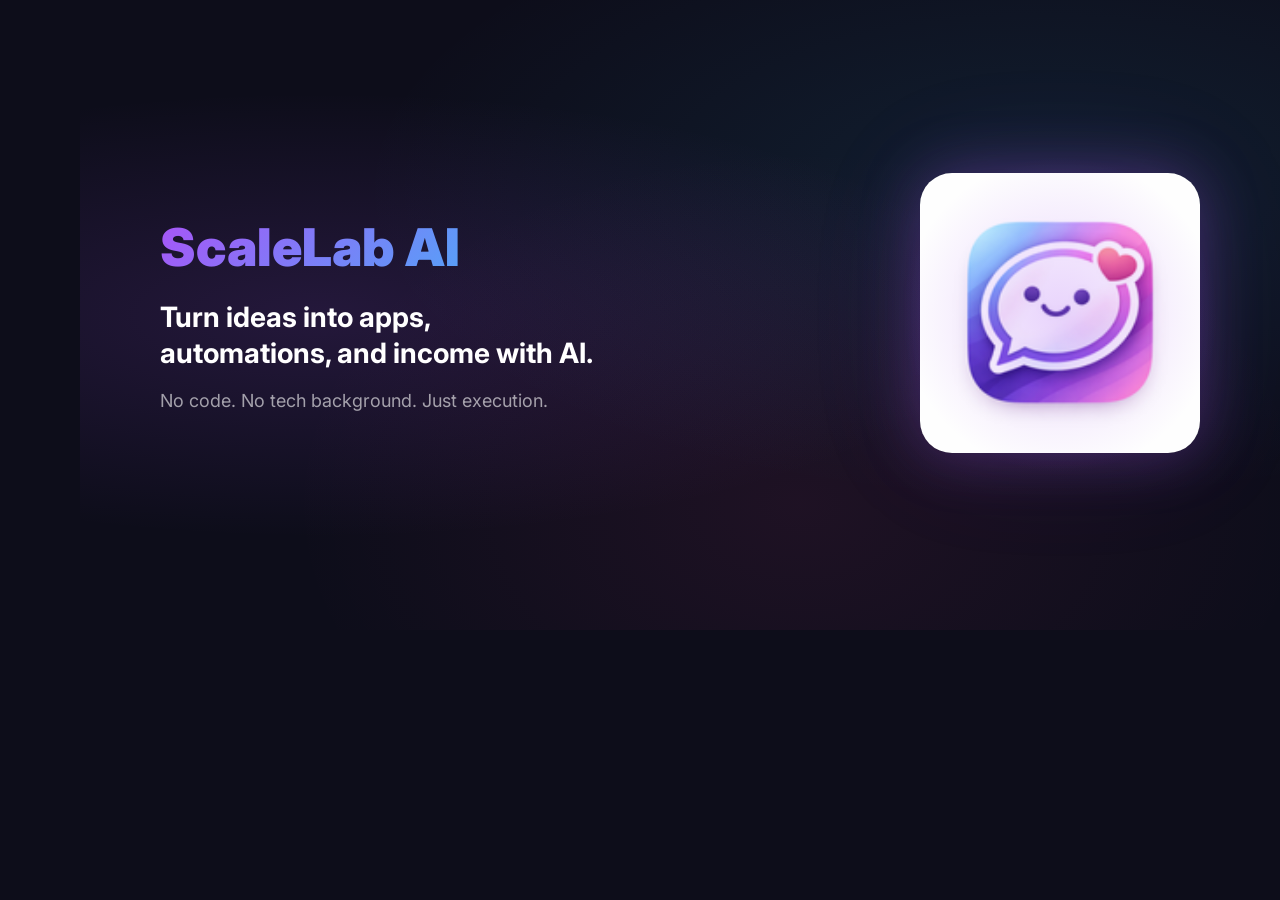
<file: og-template.html>
<!DOCTYPE html>
<html>
<head>
  <meta charset="UTF-8">
  <link href="https://fonts.googleapis.com/css2?family=Inter:wght@700;800;900&display=swap" rel="stylesheet">
  <style>
    * { margin: 0; padding: 0; box-sizing: border-box; }
    html, body {
      width: 1200px;
      height: 630px;
      min-width: 1200px;
      max-width: 1200px;
      min-height: 630px;
      max-height: 630px;
      background: #0d0d1a;
      font-family: 'Inter', sans-serif;
      display: flex;
      align-items: center;
      justify-content: space-between;
      padding: 60px 80px;
      overflow: hidden;
      position: relative;
    }
    body::before {
      content: '';
      position: absolute;
      inset: 0;
      background:
        radial-gradient(ellipse at 20% 50%, rgba(168, 85, 247, 0.15) 0%, transparent 50%),
        radial-gradient(ellipse at 80% 30%, rgba(56, 189, 248, 0.1) 0%, transparent 50%),
        radial-gradient(ellipse at 60% 80%, rgba(236, 72, 153, 0.08) 0%, transparent 50%);
      pointer-events: none;
    }
    .left {
      position: relative;
      z-index: 1;
      max-width: 650px;
    }
    .logo {
      font-size: 52px;
      font-weight: 900;
      background: linear-gradient(135deg, #a855f7, #38bdf8);
      -webkit-background-clip: text;
      -webkit-text-fill-color: transparent;
      margin-bottom: 20px;
    }
    .tagline {
      font-size: 28px;
      font-weight: 700;
      color: #fff;
      line-height: 1.3;
      margin-bottom: 16px;
    }
    .sub {
      font-size: 18px;
      color: rgba(255,255,255,0.6);
      line-height: 1.5;
    }
    .right {
      position: relative;
      z-index: 1;
      flex-shrink: 0;
    }
    .right img {
      width: 280px;
      height: 280px;
      object-fit: cover;
      border-radius: 32px;
      box-shadow: 0 0 60px rgba(168, 85, 247, 0.3), 0 0 120px rgba(168, 85, 247, 0.1);
    }
    .glow {
      position: absolute;
      width: 320px;
      height: 320px;
      border-radius: 50%;
      background: radial-gradient(circle, rgba(168,85,247,0.25) 0%, transparent 70%);
      top: 50%;
      left: 50%;
      transform: translate(-50%, -50%);
      z-index: 0;
    }
  </style>
</head>
<body>
  <div class="left">
    <div class="logo">ScaleLab AI</div>
    <div class="tagline">Turn ideas into apps,<br>automations, and income with AI.</div>
    <div class="sub">No code. No tech background. Just execution.</div>
  </div>
  <div class="right">
    <div class="glow"></div>
    <img src="images/bot.png" alt="ScaleLab AI Bot">
  </div>
</body>
</html>
</file>
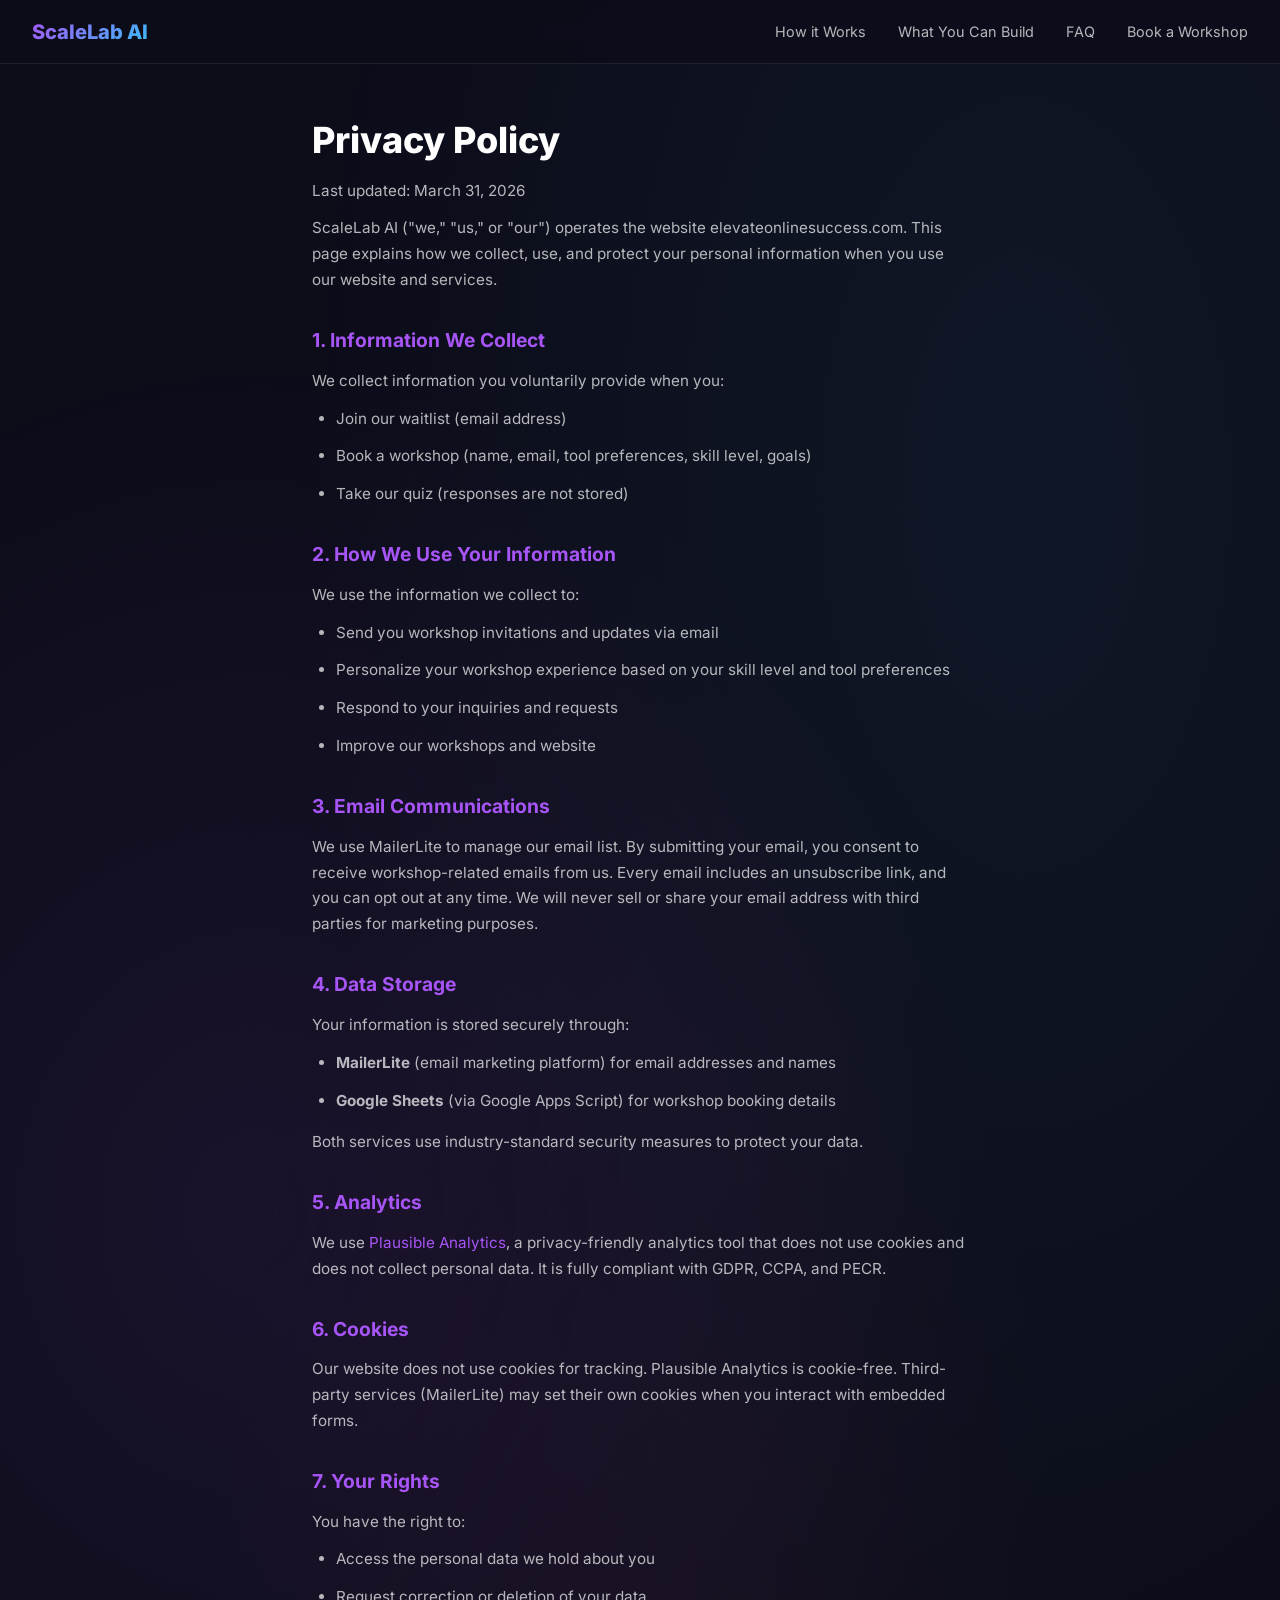
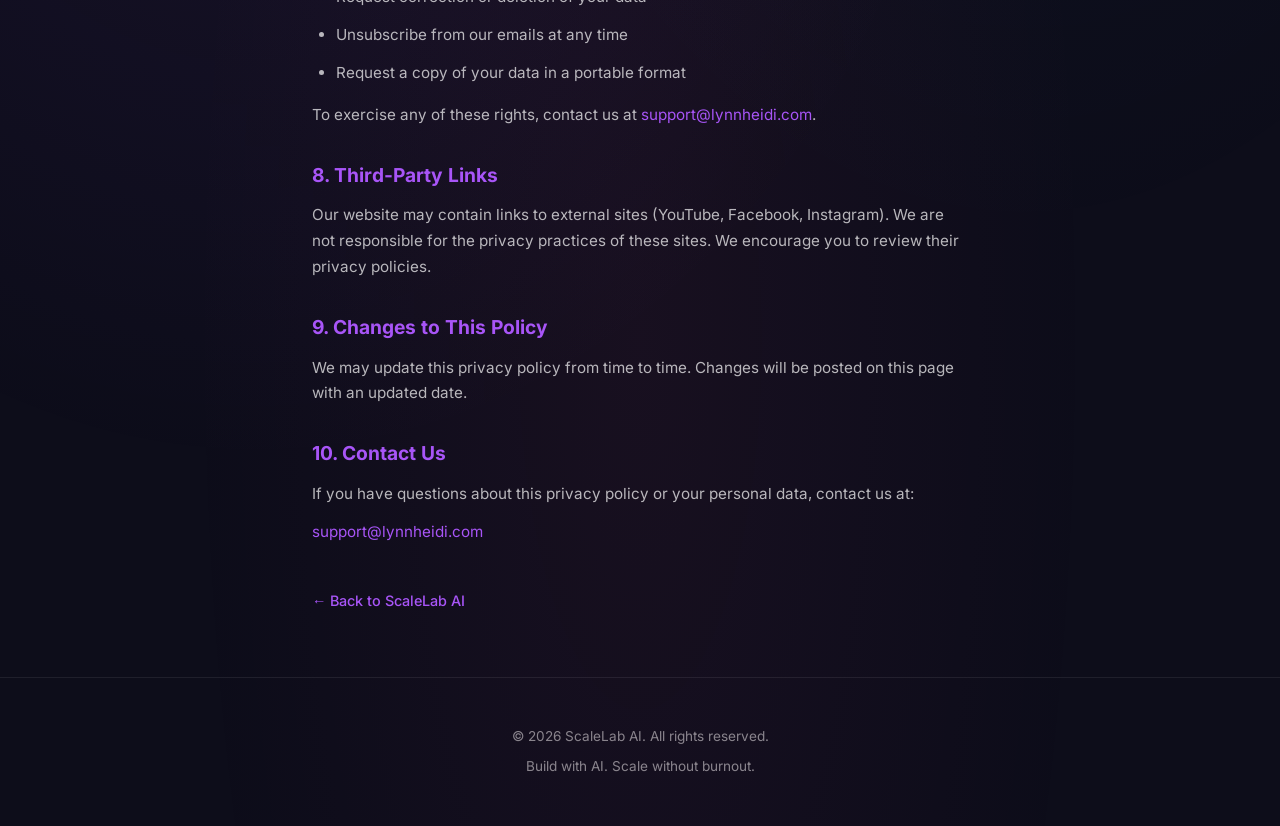
<file: privacy.html>
<!DOCTYPE html>
<html lang="en">
<head>
  <meta charset="UTF-8">
  <meta name="viewport" content="width=device-width, initial-scale=1.0">
  <title>Privacy Policy | ScaleLab AI</title>
  <meta name="description" content="ScaleLab AI privacy policy. How we collect, use, and protect your information.">
  <link rel="canonical" href="https://elevateonlinesuccess.com/privacy.html">
  <meta name="author" content="ScaleLab AI">
  <meta name="theme-color" content="#0d0d1a">
  <meta name="robots" content="noindex">
  <link rel="icon" href="data:image/svg+xml,<svg xmlns='http://www.w3.org/2000/svg' viewBox='0 0 100 100'><text y='.9em' font-size='90'>&#9889;</text></svg>">
  <link rel="preload" href="fonts/inter-400.woff2" as="font" type="font/woff2" crossorigin>
  <link rel="preload" href="fonts/inter-700.woff2" as="font" type="font/woff2" crossorigin>
  <link rel="stylesheet" href="styles.css?v=6">
  <style>
    .policy-container {
      max-width: 720px;
      margin: 0 auto;
      padding: 7rem 2rem 4rem;
      position: relative;
      z-index: 1;
    }
    .policy-container h1 {
      font-size: 2.25rem;
      font-weight: 800;
      margin-bottom: 0.5rem;
    }
    .policy-date {
      color: var(--text-muted);
      font-size: 0.85rem;
      margin-bottom: 2.5rem;
    }
    .policy-container h2 {
      font-size: 1.2rem;
      font-weight: 700;
      color: var(--accent-purple);
      margin-top: 2rem;
      margin-bottom: 0.75rem;
    }
    .policy-container p,
    .policy-container li {
      color: var(--text-secondary);
      font-size: 0.95rem;
      line-height: 1.7;
      margin-bottom: 0.75rem;
    }
    .policy-container ul {
      padding-left: 1.5rem;
      margin-bottom: 1rem;
    }
    .policy-container a {
      color: var(--accent-purple);
      text-decoration: none;
    }
    .policy-container a:hover {
      text-decoration: underline;
    }
    .back-link {
      display: inline-block;
      margin-top: 2rem;
      color: var(--accent-purple);
      font-weight: 600;
      text-decoration: none;
      font-size: 0.9rem;
    }
    .back-link:hover { text-decoration: underline; }
  </style>
</head>
<body>

  <nav aria-label="Main navigation">
    <a href="/" class="nav-logo">ScaleLab AI</a>
    <div class="nav-links" id="navLinks">
      <a href="/#how-it-works">How it Works</a>
      <a href="/#what-you-build">What You Can Build</a>
      <a href="/#faq">FAQ</a>
      <a href="/#workshop-form">Book a Workshop</a>
    </div>
    <button class="mobile-toggle" onclick="document.getElementById('navLinks').classList.toggle('open')" aria-label="Toggle menu">&#9776;</button>
  </nav>

  <div class="policy-container">
    <h1>Privacy Policy</h1>
    <p class="policy-date">Last updated: March 31, 2026</p>

    <p>ScaleLab AI ("we," "us," or "our") operates the website elevateonlinesuccess.com. This page explains how we collect, use, and protect your personal information when you use our website and services.</p>

    <h2>1. Information We Collect</h2>
    <p>We collect information you voluntarily provide when you:</p>
    <ul>
      <li>Join our waitlist (email address)</li>
      <li>Book a workshop (name, email, tool preferences, skill level, goals)</li>
      <li>Take our quiz (responses are not stored)</li>
    </ul>

    <h2>2. How We Use Your Information</h2>
    <p>We use the information we collect to:</p>
    <ul>
      <li>Send you workshop invitations and updates via email</li>
      <li>Personalize your workshop experience based on your skill level and tool preferences</li>
      <li>Respond to your inquiries and requests</li>
      <li>Improve our workshops and website</li>
    </ul>

    <h2>3. Email Communications</h2>
    <p>We use MailerLite to manage our email list. By submitting your email, you consent to receive workshop-related emails from us. Every email includes an unsubscribe link, and you can opt out at any time. We will never sell or share your email address with third parties for marketing purposes.</p>

    <h2>4. Data Storage</h2>
    <p>Your information is stored securely through:</p>
    <ul>
      <li><strong>MailerLite</strong> (email marketing platform) for email addresses and names</li>
      <li><strong>Google Sheets</strong> (via Google Apps Script) for workshop booking details</li>
    </ul>
    <p>Both services use industry-standard security measures to protect your data.</p>

    <h2>5. Analytics</h2>
    <p>We use <a href="https://plausible.io" target="_blank" rel="noopener">Plausible Analytics</a>, a privacy-friendly analytics tool that does not use cookies and does not collect personal data. It is fully compliant with GDPR, CCPA, and PECR.</p>

    <h2>6. Cookies</h2>
    <p>Our website does not use cookies for tracking. Plausible Analytics is cookie-free. Third-party services (MailerLite) may set their own cookies when you interact with embedded forms.</p>

    <h2>7. Your Rights</h2>
    <p>You have the right to:</p>
    <ul>
      <li>Access the personal data we hold about you</li>
      <li>Request correction or deletion of your data</li>
      <li>Unsubscribe from our emails at any time</li>
      <li>Request a copy of your data in a portable format</li>
    </ul>
    <p>To exercise any of these rights, contact us at <a href="mailto:support@lynnheidi.com">support@lynnheidi.com</a>.</p>

    <h2>8. Third-Party Links</h2>
    <p>Our website may contain links to external sites (YouTube, Facebook, Instagram). We are not responsible for the privacy practices of these sites. We encourage you to review their privacy policies.</p>

    <h2>9. Changes to This Policy</h2>
    <p>We may update this privacy policy from time to time. Changes will be posted on this page with an updated date.</p>

    <h2>10. Contact Us</h2>
    <p>If you have questions about this privacy policy or your personal data, contact us at:</p>
    <p><a href="mailto:support@lynnheidi.com">support@lynnheidi.com</a></p>

    <a href="/" class="back-link">&larr; Back to ScaleLab AI</a>
  </div>

  <footer>
    <p>&copy; 2026 ScaleLab AI. All rights reserved.</p>
    <p style="margin-top: 0.5rem;">Build with AI. Scale without burnout.</p>
  </footer>

</body>
</html>
</file>
<file: styles.css>
/* Self-hosted Inter font */
@font-face {
  font-family: 'Inter';
  font-style: normal;
  font-weight: 400;
  font-display: swap;
  src: url('fonts/inter-400.woff2') format('woff2');
}
@font-face {
  font-family: 'Inter';
  font-style: normal;
  font-weight: 600;
  font-display: swap;
  src: url('fonts/inter-600.woff2') format('woff2');
}
@font-face {
  font-family: 'Inter';
  font-style: normal;
  font-weight: 700;
  font-display: swap;
  src: url('fonts/inter-700.woff2') format('woff2');
}
@font-face {
  font-family: 'Inter';
  font-style: normal;
  font-weight: 800;
  font-display: swap;
  src: url('fonts/inter-800.woff2') format('woff2');
}

*, *::before, *::after { box-sizing: border-box; margin: 0; padding: 0; }

:root {
  --bg-primary: #0d0d1a;
  --bg-secondary: #12122a;
  --bg-card: rgba(255, 255, 255, 0.04);
  --bg-card-hover: rgba(255, 255, 255, 0.07);
  --text-primary: #ffffff;
  --text-secondary: rgba(255, 255, 255, 0.7);
  --text-muted: rgba(255, 255, 255, 0.5);
  --accent-purple: #a855f7;
  --accent-blue: #38bdf8;
  --accent-green: #34d399;
  --accent-pink: #ec4899;
  --accent-orange: #f97316;
  --accent-yellow: #facc15;
  --gradient-purple: linear-gradient(135deg, #a855f7, #7c3aed);
  --gradient-blue: linear-gradient(135deg, #38bdf8, #6366f1);
  --gradient-green: linear-gradient(135deg, #34d399, #10b981);
  --border-subtle: rgba(255, 255, 255, 0.08);
  --border-glow: rgba(168, 85, 247, 0.3);
}

html { scroll-behavior: smooth; }

body {
  font-family: 'Inter', -apple-system, BlinkMacSystemFont, sans-serif;
  background: var(--bg-primary);
  color: var(--text-primary);
  line-height: 1.6;
  overflow-x: hidden;
  opacity: 0;
  animation: pageReveal 0.6s ease-out 0.15s forwards;
}

/* Page load: smooth reveal prevents layout shift while fonts load */
@keyframes pageReveal {
  from { opacity: 0; transform: translateY(8px); }
  to { opacity: 1; transform: translateY(0); }
}

/* Hero section staggered entrance */
.hero-badge { animation: fadeUp 0.5s ease-out 0.3s both; }
.hero h1 { animation: fadeUp 0.5s ease-out 0.4s both; }
.hero-sub { animation: fadeUp 0.5s ease-out 0.5s both; }
.hero-cards { animation: fadeUp 0.5s ease-out 0.6s both; }
.hero-credit { animation: fadeUp 0.5s ease-out 0.7s both; }

@keyframes fadeUp {
  from { opacity: 0; transform: translateY(20px); }
  to { opacity: 1; transform: translateY(0); }
}

/* Background pattern */
body::before {
  content: '';
  position: fixed;
  top: 0; left: 0; right: 0; bottom: 0;
  background:
    radial-gradient(ellipse at 20% 50%, rgba(168, 85, 247, 0.08) 0%, transparent 50%),
    radial-gradient(ellipse at 80% 20%, rgba(56, 189, 248, 0.06) 0%, transparent 50%),
    radial-gradient(ellipse at 50% 80%, rgba(236, 72, 153, 0.05) 0%, transparent 50%);
  pointer-events: none;
  z-index: 0;
}

/* ===== NAV ===== */
nav {
  position: fixed;
  top: 0; left: 0; right: 0;
  z-index: 100;
  background: rgba(13, 13, 26, 0.85);
  backdrop-filter: blur(20px);
  border-bottom: 1px solid var(--border-subtle);
  padding: 0 2rem;
  height: 64px;
  display: flex;
  align-items: center;
  justify-content: space-between;
}

.nav-logo {
  font-weight: 800;
  font-size: 1.25rem;
  background: linear-gradient(135deg, var(--accent-purple), var(--accent-blue));
  -webkit-background-clip: text;
  -webkit-text-fill-color: transparent;
  background-clip: text;
  text-decoration: none;
}

.nav-links { display: flex; gap: 2rem; align-items: center; }
.nav-links a {
  color: var(--text-secondary);
  text-decoration: none;
  font-size: 0.9rem;
  font-weight: 500;
  transition: color 0.2s;
}
.nav-links a:hover { color: var(--text-primary); }

.nav-cta {
  background: var(--gradient-purple) !important;
  color: white !important;
  padding: 0.5rem 1.25rem;
  border-radius: 8px;
  font-weight: 600;
  transition: opacity 0.2s, transform 0.2s;
}
.nav-cta:hover { opacity: 0.9; transform: translateY(-1px); }

.mobile-toggle { display: none; background: none; border: none; color: white; font-size: 1.5rem; cursor: pointer; }

/* ===== SECTIONS ===== */
section { position: relative; z-index: 1; }

.container {
  max-width: 1200px;
  margin: 0 auto;
  padding: 0 2rem;
}

/* ===== HERO ===== */
.hero {
  min-height: 100vh;
  display: flex;
  align-items: center;
  justify-content: center;
  text-align: center;
  padding: 8rem 2rem 4rem;
}

.hero-badge {
  display: inline-block;
  background: rgba(168, 85, 247, 0.15);
  border: 1px solid rgba(168, 85, 247, 0.3);
  color: var(--accent-purple);
  padding: 0.4rem 1.2rem;
  border-radius: 50px;
  font-size: 0.8rem;
  font-weight: 600;
  letter-spacing: 0.1em;
  text-transform: uppercase;
  margin-bottom: 1.5rem;
}

.hero h1 {
  font-size: clamp(2.5rem, 6vw, 4.5rem);
  font-weight: 900;
  line-height: 1.1;
  margin-bottom: 1.5rem;
}

.hero h1 .gradient-text {
  background: linear-gradient(135deg, var(--accent-purple), var(--accent-blue));
  -webkit-background-clip: text;
  -webkit-text-fill-color: transparent;
  background-clip: text;
}

.hero-sub {
  font-size: 1.25rem;
  color: var(--text-secondary);
  max-width: 600px;
  margin: 0 auto 3rem;
}

.hero-cards {
  display: grid;
  grid-template-columns: 1fr 1fr;
  gap: 1.5rem;
  max-width: 800px;
  margin: 0 auto 2rem;
}

.hero-card {
  background: var(--bg-card);
  border: 1px solid var(--border-subtle);
  border-radius: 16px;
  padding: 2rem;
  text-align: center;
  transition: border-color 0.3s, transform 0.3s;
  text-decoration: none;
  color: inherit;
  display: block;
}
.hero-card:hover {
  border-color: var(--border-glow);
  transform: translateY(-2px);
}

.hero-card .badge {
  display: inline-block;
  background: linear-gradient(135deg, var(--accent-yellow), var(--accent-orange));
  color: #000;
  font-size: 0.7rem;
  font-weight: 700;
  padding: 0.3rem 0.8rem;
  border-radius: 50px;
  margin-bottom: 0.75rem;
  text-transform: uppercase;
  letter-spacing: 0.05em;
}

.hero-card .date {
  color: var(--accent-blue);
  font-size: 0.8rem;
  font-weight: 600;
  text-transform: uppercase;
  letter-spacing: 0.05em;
  margin-bottom: 0.25rem;
}

.hero-card h3 {
  font-size: 1.25rem;
  font-weight: 700;
  margin-bottom: 0.25rem;
}

.hero-card .detail {
  color: var(--text-muted);
  font-size: 0.9rem;
  margin-bottom: 0.75rem;
}

.hero-card .cta-link {
  color: var(--accent-blue);
  font-weight: 600;
  font-size: 0.9rem;
}

.hero-credit {
  color: var(--text-muted);
  font-size: 0.95rem;
  margin-top: 1rem;
}
.hero-credit a {
  color: var(--accent-green);
  text-decoration: none;
  font-weight: 600;
}

/* ===== HOW IT WORKS ===== */
.how-it-works { padding: 6rem 0; }

.section-title {
  text-align: center;
  font-size: clamp(2rem, 4vw, 3rem);
  font-weight: 800;
  margin-bottom: 3rem;
}
.section-title .highlight {
  color: var(--accent-purple);
}

.steps {
  display: flex;
  align-items: flex-start;
  justify-content: center;
  gap: 0;
  flex-wrap: wrap;
  padding: 0 1rem;
}

.step {
  display: flex;
  flex-direction: column;
  align-items: center;
  text-align: center;
  width: 140px;
}

.step-icon {
  width: 80px;
  height: 80px;
  border-radius: 50%;
  display: flex;
  align-items: center;
  justify-content: center;
  font-size: 2rem;
  margin-bottom: 0.75rem;
  position: relative;
}

.step-icon.purple { background: rgba(168, 85, 247, 0.15); border: 2px solid rgba(168, 85, 247, 0.4); }
.step-icon.blue { background: rgba(56, 189, 248, 0.15); border: 2px solid rgba(56, 189, 248, 0.4); }
.step-icon.green { background: rgba(52, 211, 153, 0.15); border: 2px solid rgba(52, 211, 153, 0.4); }
.step-icon.pink { background: rgba(236, 72, 153, 0.15); border: 2px solid rgba(236, 72, 153, 0.4); }
.step-icon.orange { background: rgba(249, 115, 22, 0.15); border: 2px solid rgba(249, 115, 22, 0.4); }
.step-icon.yellow { background: rgba(250, 204, 21, 0.15); border: 2px solid rgba(250, 204, 21, 0.4); }

.step h4 { font-size: 0.9rem; font-weight: 700; margin-bottom: 0.25rem; }
.step p { font-size: 0.75rem; color: var(--text-muted); }

.step-arrow {
  display: flex;
  align-items: center;
  padding-top: 1.5rem;
  color: var(--text-muted);
  font-size: 1.2rem;
}

/* ===== CAROUSEL ===== */
.what-you-build {
  padding: 6rem 0;
  background: var(--bg-secondary);
}

.section-desc {
  text-align: center;
  color: var(--text-secondary);
  max-width: 650px;
  margin: -1.5rem auto 2.5rem;
  font-size: 1.05rem;
}

.carousel-wrapper {
  position: relative;
  max-width: 1100px;
  margin: 0 auto;
  overflow: hidden;
}

.carousel-track {
  display: flex;
  gap: 1.25rem;
  transition: transform 0.4s ease;
  padding: 0.5rem 0;
}

.carousel-card {
  min-width: 260px;
  background: var(--bg-card);
  border: 1px solid var(--border-subtle);
  border-top: 3px solid;
  border-radius: 12px;
  padding: 2rem 1.5rem;
  text-align: center;
  flex-shrink: 0;
  transition: transform 0.3s, border-color 0.3s;
}
.carousel-card:hover { transform: translateY(-4px); }
.carousel-card:nth-child(1) { border-top-color: var(--accent-pink); }
.carousel-card:nth-child(2) { border-top-color: var(--accent-blue); }
.carousel-card:nth-child(3) { border-top-color: var(--accent-green); }
.carousel-card:nth-child(4) { border-top-color: var(--accent-purple); }
.carousel-card:nth-child(5) { border-top-color: var(--accent-orange); }
.carousel-card:nth-child(6) { border-top-color: var(--accent-yellow); }
.carousel-card:nth-child(7) { border-top-color: var(--accent-pink); }

.carousel-card .card-emoji { font-size: 2.5rem; margin-bottom: 0.75rem; }
.carousel-card h3 { font-size: 1.1rem; font-weight: 700; margin-bottom: 0.5rem; }
.carousel-card p { font-size: 0.85rem; color: var(--text-muted); line-height: 1.5; }

.carousel-btn { display: none; }

/* ===== FAQ ===== */
.faq { padding: 6rem 0; }

.faq-list {
  max-width: 750px;
  margin: 0 auto;
  display: flex;
  flex-direction: column;
  gap: 0.75rem;
}

.faq-item {
  background: var(--bg-card);
  border: 1px solid var(--border-subtle);
  border-radius: 12px;
  overflow: hidden;
  transition: border-color 0.3s;
}
.faq-item.open { border-color: rgba(168, 85, 247, 0.3); }

.faq-question {
  width: 100%;
  background: none;
  border: none;
  color: var(--text-primary);
  padding: 1.25rem 1.5rem;
  font-size: 1rem;
  font-weight: 600;
  text-align: left;
  cursor: pointer;
  display: flex;
  justify-content: space-between;
  align-items: center;
  font-family: inherit;
}
.faq-question:hover { color: var(--accent-purple); }

.faq-icon {
  font-size: 1.25rem;
  transition: transform 0.3s;
  flex-shrink: 0;
  margin-left: 1rem;
}
.faq-item.open .faq-icon { transform: rotate(45deg); }

.faq-answer {
  max-height: 0;
  overflow: hidden;
  transition: max-height 0.3s ease, padding 0.3s ease;
}
.faq-item.open .faq-answer {
  max-height: 300px;
}

.faq-answer-inner {
  padding: 0 1.5rem 1.25rem;
  color: var(--text-secondary);
  font-size: 0.9rem;
  line-height: 1.7;
}

/* ===== HOST A WORKSHOP ===== */
.host-workshop {
  padding: 6rem 0;
  background: var(--bg-secondary);
}

.host-grid {
  display: grid;
  grid-template-columns: repeat(3, 1fr);
  gap: 1.5rem;
  margin-top: 2rem;
}

.host-card {
  background: var(--bg-card);
  border: 1px solid var(--border-subtle);
  border-radius: 16px;
  padding: 2rem;
  transition: border-color 0.3s, transform 0.3s;
}
.host-card:hover {
  border-color: var(--border-glow);
  transform: translateY(-2px);
}

.host-card .tag {
  display: inline-block;
  padding: 0.3rem 0.9rem;
  border-radius: 50px;
  font-size: 0.7rem;
  font-weight: 700;
  text-transform: uppercase;
  letter-spacing: 0.05em;
  margin-bottom: 1rem;
}
.host-card:nth-child(1) .tag { background: var(--accent-purple); color: #fff; }
.host-card:nth-child(2) .tag { background: var(--accent-pink); color: #fff; }
.host-card:nth-child(3) .tag { background: var(--accent-green); color: #000; }

.host-card h3 { font-size: 1.2rem; font-weight: 700; margin-bottom: 0.75rem; }
.host-card p { color: var(--text-secondary); font-size: 0.9rem; line-height: 1.6; }

.host-cta {
  text-align: center;
  margin-top: 3rem;
}

.btn-primary {
  display: inline-block;
  background: var(--gradient-purple);
  color: white;
  padding: 0.85rem 2.5rem;
  border-radius: 10px;
  font-weight: 700;
  font-size: 1rem;
  text-decoration: none;
  transition: opacity 0.2s, transform 0.2s;
  border: none;
  cursor: pointer;
}
.btn-primary:hover { opacity: 0.9; transform: translateY(-2px); }

/* ===== WORKSHOP FORM ===== */
.workshop-form-wrapper {
  max-width: 600px;
  margin: 3rem auto 0;
  background: rgba(255, 255, 255, 0.03);
  border: 1px solid var(--border-subtle);
  border-radius: 20px;
  padding: 2.5rem 2rem;
}

.workshop-form-header {
  text-align: center;
  margin-bottom: 2rem;
}

.workshop-form-icon {
  font-size: 2.5rem;
  margin-bottom: 0.75rem;
}

.workshop-form-header h3 {
  font-size: 1.5rem;
  font-weight: 800;
  margin-bottom: 0.5rem;
}

.workshop-form-header p {
  color: var(--text-secondary);
  font-size: 0.9rem;
  line-height: 1.5;
}

.form-group {
  margin-bottom: 1.5rem;
}

.form-group label {
  display: block;
  font-size: 0.85rem;
  font-weight: 600;
  color: var(--text-primary);
  margin-bottom: 0.5rem;
}

.label-optional {
  font-weight: 400;
  color: var(--text-muted);
}

.form-hint {
  font-size: 0.75rem;
  color: var(--text-muted);
  margin-bottom: 0.75rem;
}

.form-group input[type="text"],
.form-group input[type="email"],
.form-group textarea {
  width: 100%;
  padding: 0.85rem 1rem;
  border-radius: 10px;
  border: 1px solid var(--border-subtle);
  background: rgba(255, 255, 255, 0.05);
  color: var(--text-primary);
  font-family: 'Inter', sans-serif;
  font-size: 0.9rem;
  outline: none;
  transition: border-color 0.2s, background 0.2s;
}

.form-group input:focus,
.form-group textarea:focus {
  border-color: var(--accent-purple);
  background: rgba(255, 255, 255, 0.08);
}

.form-group input::placeholder,
.form-group textarea::placeholder {
  color: var(--text-muted);
}

.form-group textarea {
  resize: none;
}

.form-error {
  color: var(--accent-pink);
  font-size: 0.75rem;
  font-weight: 600;
  margin-top: 0.5rem;
}

/* Workshop type selector */
.workshop-type-btns {
  display: grid;
  grid-template-columns: 1fr 1fr;
  gap: 0.75rem;
}

.type-btn {
  padding: 1rem 0.75rem;
  border-radius: 12px;
  border: 1px solid var(--border-subtle);
  background: rgba(255, 255, 255, 0.04);
  color: var(--text-secondary);
  cursor: pointer;
  transition: all 0.2s;
  text-align: center;
  font-family: 'Inter', sans-serif;
}

.type-btn:hover {
  border-color: rgba(168, 85, 247, 0.4);
  background: rgba(168, 85, 247, 0.08);
}

.type-btn.active {
  background: var(--gradient-purple);
  border-color: var(--accent-purple);
  color: #fff;
  box-shadow: 0 4px 15px rgba(168, 85, 247, 0.3);
}

.type-icon {
  display: block;
  font-size: 1.5rem;
  margin-bottom: 0.25rem;
}

.type-label {
  display: block;
  font-size: 0.9rem;
  font-weight: 700;
}

.type-desc {
  display: block;
  font-size: 0.65rem;
  margin-top: 0.15rem;
  opacity: 0.7;
}

.type-btn.active .type-desc {
  opacity: 0.9;
}

/* Tool pills */
.tool-pills {
  display: flex;
  flex-wrap: wrap;
  gap: 0.5rem;
  margin-bottom: 0.75rem;
}

.tool-pill {
  padding: 0.5rem 1.15rem;
  border-radius: 50px;
  font-size: 0.85rem;
  font-weight: 600;
  font-family: 'Inter', sans-serif;
  cursor: pointer;
  transition: all 0.2s;
  border: 1px solid var(--border-subtle);
  background: rgba(255, 255, 255, 0.04);
  color: var(--text-secondary);
}

.tool-pill:hover {
  border-color: rgba(168, 85, 247, 0.4);
  background: rgba(168, 85, 247, 0.08);
  color: var(--text-primary);
}

.tool-pill.active {
  background: var(--gradient-purple);
  border-color: var(--accent-purple);
  color: #fff;
  box-shadow: 0 4px 15px rgba(168, 85, 247, 0.3);
}

.tool-pill.active::before {
  content: '\2713 ';
  font-weight: 700;
}

/* Skill level buttons */
.skill-levels {
  display: grid;
  grid-template-columns: repeat(3, 1fr);
  gap: 0.5rem;
}

.skill-btn {
  padding: 0.85rem 0.5rem;
  border-radius: 12px;
  border: 1px solid var(--border-subtle);
  background: rgba(255, 255, 255, 0.04);
  color: var(--text-secondary);
  cursor: pointer;
  transition: all 0.2s;
  text-align: center;
  font-family: 'Inter', sans-serif;
}

.skill-btn:hover {
  border-color: rgba(168, 85, 247, 0.4);
  background: rgba(168, 85, 247, 0.08);
}

.skill-btn.active {
  background: var(--gradient-purple);
  border-color: var(--accent-purple);
  color: #fff;
  box-shadow: 0 4px 15px rgba(168, 85, 247, 0.3);
}

.skill-label {
  display: block;
  font-size: 0.85rem;
  font-weight: 700;
}

.skill-desc {
  display: block;
  font-size: 0.65rem;
  margin-top: 0.15rem;
  opacity: 0.7;
}

.skill-btn.active .skill-desc {
  opacity: 0.9;
}

/* Submit */
.workshop-submit {
  width: 100%;
  margin-top: 0.5rem;
  padding: 1rem 2rem;
  font-size: 1.05rem;
}

.form-footer {
  text-align: center;
  font-size: 0.7rem;
  color: var(--text-muted);
  margin-top: 0.75rem;
}

@media (max-width: 768px) {
  .workshop-form-wrapper { padding: 2rem 1.25rem; }
  .skill-levels { grid-template-columns: 1fr; }
  .workshop-type-btns { grid-template-columns: 1fr; }
}

/* ===== STAY CONNECTED ===== */
.stay-connected {
  padding: 5rem 0;
}

.connected-box {
  max-width: 700px;
  margin: 0 auto;
  background: linear-gradient(135deg, rgba(168, 85, 247, 0.15), rgba(99, 102, 241, 0.15));
  border: 1px solid rgba(168, 85, 247, 0.3);
  border-radius: 20px;
  padding: 3rem;
  text-align: center;
}

.connected-box h2 {
  font-size: 1.75rem;
  font-weight: 800;
  margin-bottom: 1.5rem;
}

.connected-btns {
  display: flex;
  gap: 1rem;
  justify-content: center;
  flex-wrap: wrap;
}

.btn-discord {
  background: var(--gradient-purple);
  color: white;
  padding: 0.75rem 1.75rem;
  border-radius: 10px;
  font-weight: 700;
  text-decoration: none;
  transition: opacity 0.2s, transform 0.2s;
}
.btn-discord:hover { opacity: 0.9; transform: translateY(-1px); }

.btn-email {
  background: var(--gradient-green);
  color: #000;
  padding: 0.75rem 1.75rem;
  border-radius: 10px;
  font-weight: 700;
  text-decoration: none;
  transition: opacity 0.2s, transform 0.2s;
}
.btn-email:hover { opacity: 0.9; transform: translateY(-1px); }

.btn-instagram {
  background: linear-gradient(135deg, #e1306c, #833ab4);
  color: white;
  padding: 0.75rem 1.75rem;
  border-radius: 10px;
  font-weight: 700;
  text-decoration: none;
  transition: opacity 0.2s, transform 0.2s;
}
.btn-instagram:hover { opacity: 0.9; transform: translateY(-1px); }

/* ===== FOOTER ===== */
footer {
  padding: 3rem 2rem;
  text-align: center;
  border-top: 1px solid var(--border-subtle);
}
footer p {
  color: var(--text-muted);
  font-size: 0.85rem;
}
footer a {
  color: var(--accent-purple);
  text-decoration: none;
}

/* ===== RESPONSIVE ===== */
@media (max-width: 768px) {
  .nav-links { display: none; }
  .nav-links.open {
    display: flex;
    flex-direction: column;
    position: absolute;
    top: 64px;
    left: 0;
    right: 0;
    background: rgba(13, 13, 26, 0.95);
    backdrop-filter: blur(20px);
    padding: 1.5rem 2rem;
    gap: 1rem;
    border-bottom: 1px solid var(--border-subtle);
  }
  .mobile-toggle { display: block; }

  .hero { padding: 6rem 1.25rem 3rem; min-height: auto; }
  .hero h1 { font-size: clamp(1.75rem, 7vw, 2.5rem); }
  .hero-sub { font-size: 1rem; margin: 0 auto 2rem; }
  .hero-cards { grid-template-columns: 1fr; }

  .container { padding: 0 1.25rem; }
  .section-title { font-size: clamp(1.5rem, 5vw, 2rem); margin-bottom: 2rem; }
  .section-desc { font-size: 0.9rem; margin: -1rem auto 2rem; }

  .steps { gap: 0.25rem; }
  .step { width: 100px; }
  .step-icon { width: 60px; height: 60px; font-size: 1.5rem; }
  .step-arrow { display: none; }

  .how-it-works { padding: 4rem 0; }
  .what-you-build { padding: 4rem 0; }
  .faq { padding: 4rem 0; }
  .host-workshop { padding: 4rem 0; }

  .host-grid { grid-template-columns: 1fr; }
  .host-card { padding: 1.5rem; }

  .connected-box { padding: 2rem 1.25rem; }
  .connected-box h2 { font-size: 1.35rem; }
  .connected-btns { flex-direction: column; align-items: center; }
  .connected-btns a { width: 100%; text-align: center; }

  .who-grid { grid-template-columns: 1fr !important; }

  /* Stack carousel cards vertically on mobile */
  .carousel-track {
    flex-direction: column;
    gap: 1rem;
    overflow-x: visible;
    padding: 0 1.25rem;
  }
  .carousel-card {
    min-width: unset;
    width: 100%;
    padding: 1.5rem 1.25rem;
  }

  .faq-question { padding: 1rem 1.25rem; font-size: 0.9rem; }
  .faq-answer-inner { padding: 0 1.25rem 1rem; font-size: 0.85rem; }

  footer { padding: 2rem 1.25rem; }
}

/* Small phones */
@media (max-width: 380px) {
  .hero h1 { font-size: 1.5rem; }
  .hero-sub { font-size: 0.9rem; }
  .steps { gap: 0; }
  .step { width: 80px; }
  .step-icon { width: 50px; height: 50px; font-size: 1.25rem; }
  .step h4 { font-size: 0.75rem; }
  .step p { font-size: 0.65rem; }
  .carousel-card { min-width: unset; }
  .skill-levels { grid-template-columns: 1fr; }
}

/* Touch-friendly tap targets (44px minimum) */
@media (max-width: 768px) {
  .btn-primary, .btn-discord, .btn-email, .btn-instagram { min-height: 48px; display: flex; align-items: center; justify-content: center; }
  .tool-pill { min-height: 44px; display: inline-flex; align-items: center; }
  .type-btn, .skill-btn { min-height: 48px; }
  .faq-question { min-height: 48px; }
  .nav-links.open a { min-height: 44px; display: flex; align-items: center; }
}

/* Focus visible for keyboard navigation */
*:focus-visible { outline: 2px solid var(--accent-purple); outline-offset: 2px; }

/* Skip navigation link */
.skip-link {
  position: absolute;
  top: -40px;
  left: 0;
  background: var(--accent-purple);
  color: #fff;
  padding: 8px 16px;
  z-index: 200;
  font-weight: 600;
  border-radius: 0 0 8px 0;
  transition: top 0.2s;
}
.skip-link:focus { top: 0; }

/* Carousel scrollbar hiding */
#carouselTrack { overflow-x: auto; scrollbar-width: none; -ms-overflow-style: none; }
#carouselTrack::-webkit-scrollbar { display: none; }

/* ===== QUIZ MODAL ===== */
.quiz-overlay {
  position: fixed;
  inset: 0;
  z-index: 300;
  background: rgba(13, 13, 26, 0.95);
  backdrop-filter: blur(20px);
  display: flex;
  align-items: center;
  justify-content: center;
  padding: 1.5rem;
  animation: quizFadeIn 0.3s ease-out;
}
@keyframes quizFadeIn {
  from { opacity: 0; }
  to { opacity: 1; }
}

.quiz-container {
  background: #1a1a3a;
  border: 1px solid rgba(168, 85, 247, 0.3);
  border-radius: 20px;
  padding: 2.5rem 2rem;
  max-width: 520px;
  width: 100%;
  position: relative;
  animation: fadeUp 0.4s ease-out;
  box-shadow: 0 0 60px rgba(168, 85, 247, 0.15), 0 20px 60px rgba(0, 0, 0, 0.5);
}

.quiz-close {
  position: absolute;
  top: 1rem;
  right: 1rem;
  background: none;
  border: none;
  color: var(--text-muted);
  font-size: 1.75rem;
  cursor: pointer;
  line-height: 1;
  transition: color 0.2s;
}
.quiz-close:hover { color: var(--text-primary); }

.quiz-progress {
  text-align: center;
  color: var(--text-muted);
  font-size: 0.8rem;
  font-weight: 600;
  margin-bottom: 1.5rem;
  letter-spacing: 0.05em;
}

.quiz-question-text {
  text-align: center;
  font-size: 1.2rem;
  font-weight: 700;
  color: var(--text-primary);
  margin-bottom: 1.5rem;
  line-height: 1.4;
}

.quiz-options {
  display: flex;
  flex-direction: column;
  gap: 0.75rem;
}

.quiz-option {
  background: var(--bg-card);
  border: 1px solid var(--border-subtle);
  border-radius: 12px;
  padding: 1rem 1.25rem;
  color: var(--text-secondary);
  font-size: 0.95rem;
  line-height: 1.5;
  cursor: pointer;
  transition: border-color 0.2s, transform 0.2s, background 0.2s;
  text-align: left;
  font-family: inherit;
  width: 100%;
}
.quiz-option:hover {
  border-color: var(--border-glow);
  background: var(--bg-card-hover);
  transform: translateY(-1px);
  color: var(--text-primary);
}

.quiz-result {
  text-align: center;
  animation: fadeUp 0.5s ease-out;
}

.quiz-result-emoji {
  font-size: 3rem;
  margin-bottom: 1rem;
}

.quiz-result-title {
  font-size: 1.4rem;
  font-weight: 800;
  margin-bottom: 0.75rem;
}

.quiz-result-msg {
  color: var(--text-secondary);
  font-size: 0.95rem;
  line-height: 1.6;
  max-width: 400px;
  margin: 0 auto;
}

.quiz-result-title.pink { color: var(--accent-pink); }
.quiz-result-title.blue { color: var(--accent-blue); }
.quiz-result-title.green { color: var(--accent-green); }
</file>
